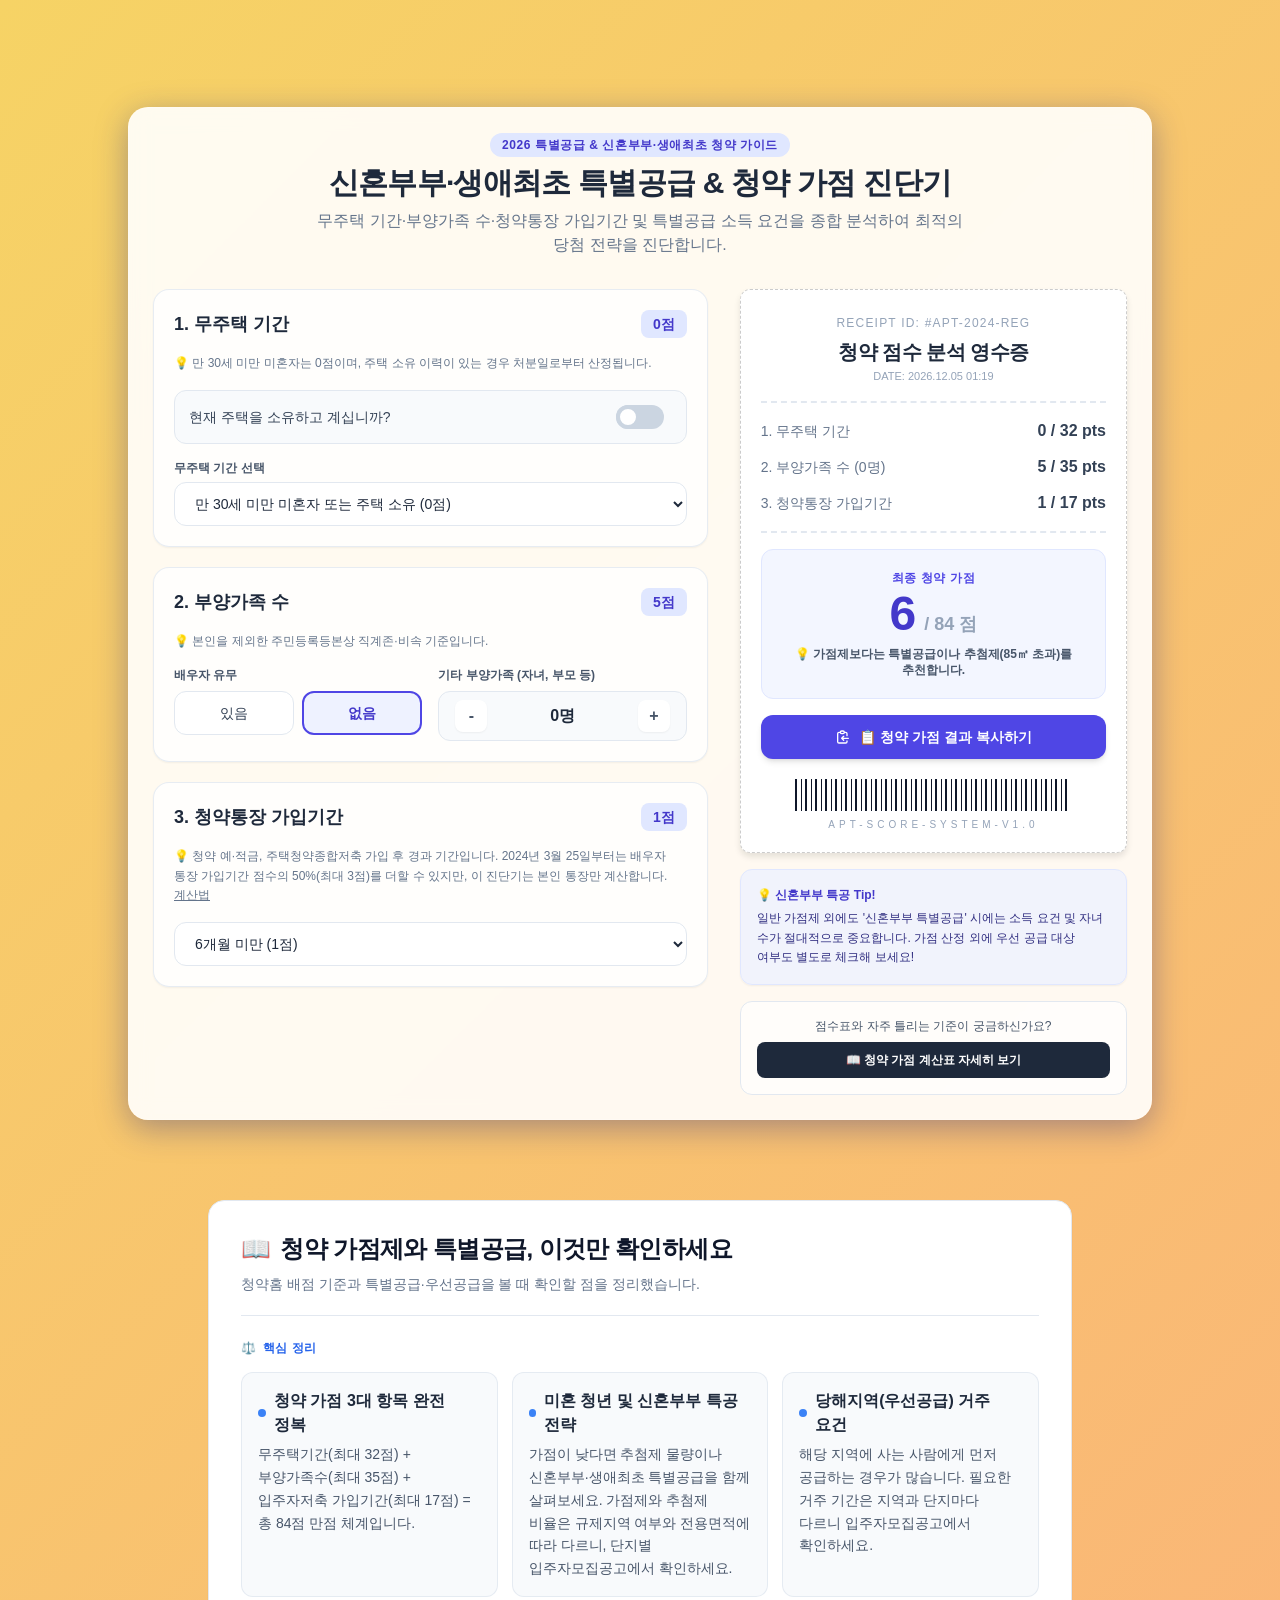
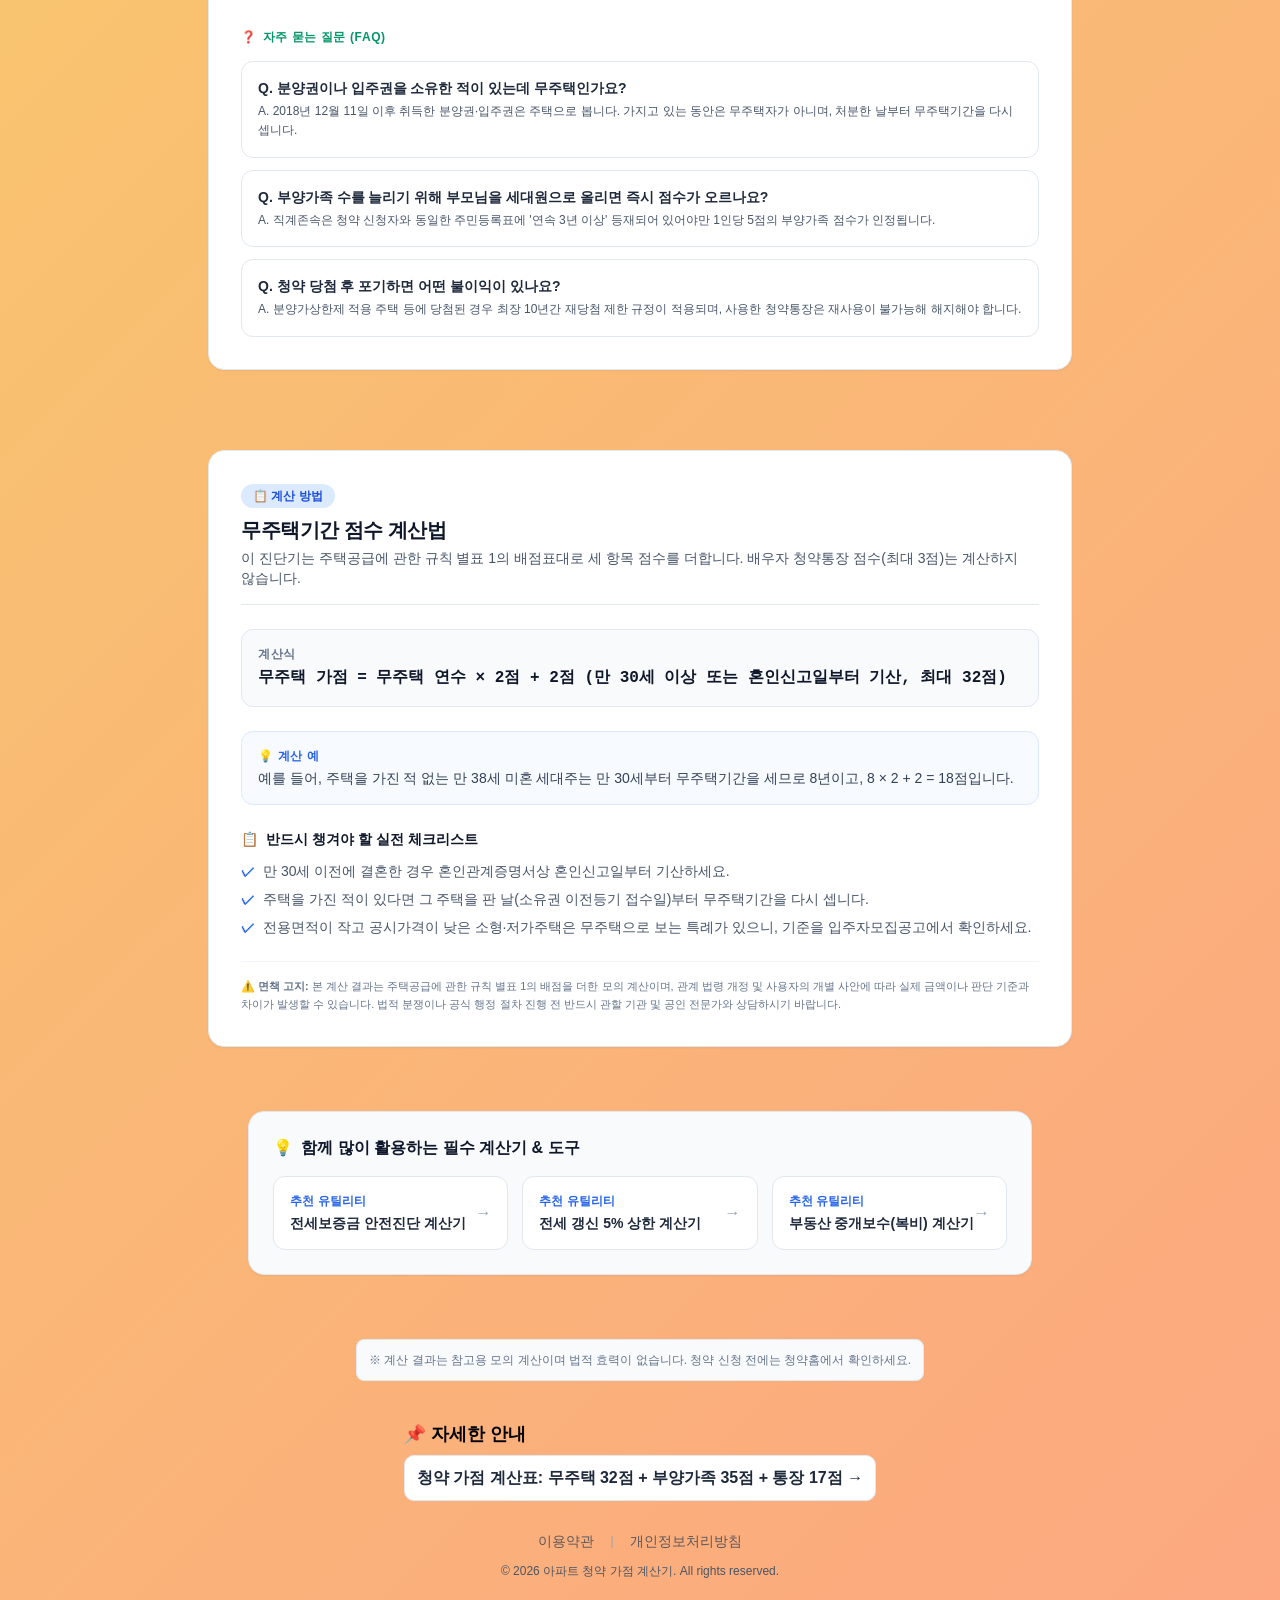
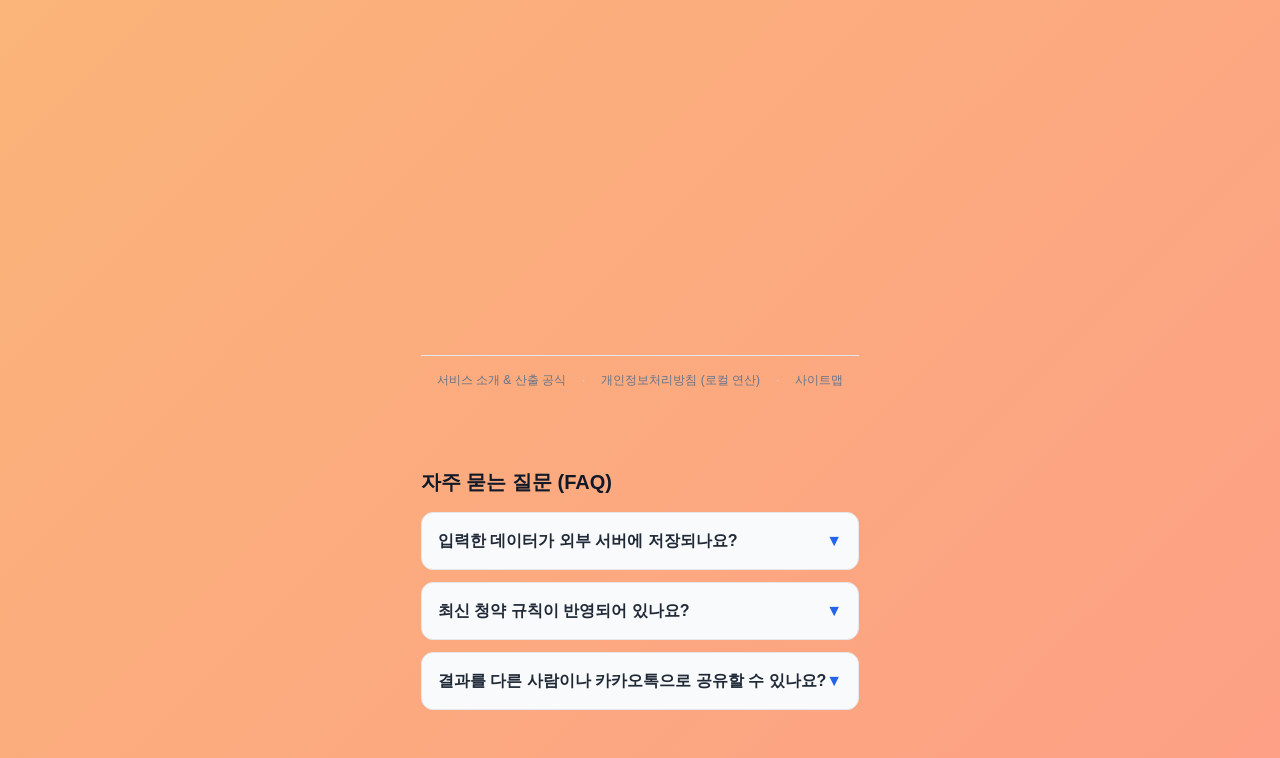
<file: index.html>
<!DOCTYPE html>

<html lang="ko">
<head>

    <link rel="preconnect" href="https://pagead2.googlesyndication.com">
    <link rel="preconnect" href="https://cdnjs.cloudflare.com" crossorigin>

<meta charset="utf-8"/>
<meta content="width=device-width, initial-scale=1.0" name="viewport"/>
<meta content="index, follow" name="robots"/>
<title>신혼부부·생애최초 특별공급 &amp; 청약 가점 진단기</title>
<meta content="무주택기간·부양가족·청약통장 점수와 신혼부부·생애최초 특공 자격을 분석합니다." name="description"/>
<meta content="신혼부부 특별공급, 생애최초 청약, 아파트 특공 자격, 청약 가점 계산기, 특별공급 소득기준, 청약홈 모의계산" name="keywords"/>
<link href="https://housing-score-calc.enjoy-onepage.com/" rel="canonical"/>
<!-- 파비콘 & PWA 매니페스트 -->
<link href="favicon.ico" rel="icon" type="image/x-icon"/>
<link href="icon.png" rel="icon" sizes="32x32" type="image/png"/>
<link href="apple-touch-icon.png" rel="apple-touch-icon" sizes="180x180"/>
<meta content="#2563EB" name="theme-color"/>
<meta content="yes" name="apple-mobile-web-app-capable"/>
<meta content="청약가점계산기" name="apple-mobile-web-app-title"/>
<meta content="default" name="apple-mobile-web-app-status-bar-style"/>
<link href='data:application/manifest+json,{"name":"아파트 주택청약 가점 계산기 | 무주택기간·부양가족·통장가입기간 점수 산출","short_name":"청약가점계산기","description":"청약홈 공식 기준에 맞춰 무주택 기간(최대 32점), 부양가족 수(최대 35점), 청약통장 가입기간(최대 17점)을 반영한 총 84점 만점 청약 가점을 모의 계산합니다(배우자 통장 점수 제외).","start_url":"/","display":"standalone","theme_color":"#2563EB","background_color":"#0F172A","lang":"ko","icons":[{"src":"https://housing-score-calc.enjoy-onepage.com/icon.png","sizes":"512x512","type":"image/png"}]}' rel="manifest"/>
<!-- 오픈그래프 (OpenGraph) 메타 태그 -->
<meta content="website" property="og:type"/>
<meta content="청약가점계산기" property="og:site_name"/>
<meta content="신혼부부·생애최초 특별공급 &amp; 청약 가점 진단기" property="og:title"/>
<meta content="무주택기간·부양가족·청약통장 점수와 신혼부부·생애최초 특공 자격을 분석합니다." property="og:description"/>
<meta content="https://housing-score-calc.enjoy-onepage.com/" property="og:url"/>
<meta content="https://housing-score-calc.enjoy-onepage.com/og-image.png" property="og:image"/>
<meta content="800" property="og:image:width"/>
<meta content="800" property="og:image:height"/>
<meta content="ko_KR" property="og:locale"/>
<!-- 트위터 카드 (Twitter Card) -->
<meta content="summary_large_image" name="twitter:card"/>
<meta content="신혼부부·생애최초 특별공급 &amp; 청약 가점 진단기" name="twitter:title"/>
<meta content="무주택기간·부양가족·청약통장 점수와 신혼부부·생애최초 특공 자격을 분석합니다." name="twitter:description"/>
<meta content="https://housing-score-calc.enjoy-onepage.com/og-image.png" name="twitter:image"/>
<!-- JSON-LD 구조화 데이터 (WebApplication Schema) -->
<script type="application/ld+json">
{
  "@context": "https://schema.org",
  "@graph": [
    {
      "@type": "WebApplication",
      "@id": "https://housing-score-calc.enjoy-onepage.com/#webapp",
      "name": "아파트 청약 가점 계산기",
      "url": "https://housing-score-calc.enjoy-onepage.com/",
      "applicationCategory": "UtilityApplication",
      "operatingSystem": "All",
      "browserRequirements": "Requires JavaScript. Requires HTML5.",
      "description": "청약홈 공식 기준에 맞춰 무주택 기간(최대 32점), 부양가족 수(최대 35점), 청약통장 가입기간(최대 17점)을 반영한 총 84점 만점 청약 가점을 모의 계산합니다(배우자 통장 점수 제외).",
      "image": "https://housing-score-calc.enjoy-onepage.com/og-image.png",
      "offers": {
        "@type": "Offer",
        "price": "0",
        "priceCurrency": "KRW"
      }
    },
    {
      "@type": "FAQPage",
      "@id": "https://housing-score-calc.enjoy-onepage.com/#faq",
      "mainEntity": [
        {
          "@type": "Question",
          "name": "분양권이나 입주권을 소유한 적이 있는데 무주택인가요?",
          "acceptedAnswer": {
            "@type": "Answer",
            "text": "2018년 12월 11일 이후 취득한 분양권·입주권은 주택으로 봅니다. 가지고 있는 동안은 무주택자가 아니며, 처분한 날부터 무주택기간을 다시 셉니다."
          }
        },
        {
          "@type": "Question",
          "name": "부양가족 수를 늘리기 위해 부모님을 세대원으로 올리면 즉시 점수가 오르나요?",
          "acceptedAnswer": {
            "@type": "Answer",
            "text": "직계존속은 청약 신청자와 동일한 주민등록표에 '연속 3년 이상' 등재되어 있어야만 1인당 5점의 부양가족 점수가 인정됩니다."
          }
        },
        {
          "@type": "Question",
          "name": "청약 당첨 후 포기하면 어떤 불이익이 있나요?",
          "acceptedAnswer": {
            "@type": "Answer",
            "text": "분양가상한제 적용 주택 등에 당첨된 경우 최장 10년간 재당첨 제한 규정이 적용되며, 사용한 청약통장은 재사용이 불가능해 해지해야 합니다."
          }
        }
      ]
    }
  ]
}
  </script>
<link rel="stylesheet" href="./style.css">
<style>
        body { background: linear-gradient(135deg, #f6d365 0%, #fda085 100%); min-height: 100vh; font-family: 'Pretendard', sans-serif; }
        .glass-card { background: rgba(255, 255, 255, 0.9); backdrop-filter: blur(10px); border-radius: 20px; box-shadow: 0 8px 32px 0 rgba(31, 38, 135, 0.37); border: 1px solid rgba(255, 255, 255, 0.18); }
        .receipt { background: #fff; padding: 20px; border-radius: 10px; border: 1px dashed #ccc; box-shadow: 0 4px 6px rgba(0,0,0,0.1); }
    
        /* U3 Accessibility: Global Keyboard Focus Ring Standard */
        :focus-visible {
            outline: 2px solid #3b82f6 !important;
            outline-offset: 2px !important;
        }
        input:focus-visible, select:focus-visible, textarea:focus-visible, button:focus-visible {
            outline: 2px solid #2563eb !important;
            outline-offset: 1px !important;
        }
    
    </style>
<link href="https://housing-score-calc.enjoy-onepage.com/rss.xml" rel="alternate" title="아파트 주택청약 가점 계산기 | 무주택기간·부양가족·통장가입기간 점수 산출 RSS Feed" type="application/rss+xml"/>
<link href="https://housing-score-calc.enjoy-onepage.com/sitemap.xml" rel="sitemap" title="Sitemap" type="application/xml"/>
<script async="" crossorigin="anonymous" src="https://pagead2.googlesyndication.com/pagead/js/adsbygoogle.js?client=ca-pub-2228289204702106"></script><style id="layout-shield">
  html, body {
    max-width: 100%;
    overflow-x: hidden;
  }
  .manual-ad-box {
    width: 100%;
    max-width: 960px;
    margin-left: auto;
    margin-right: auto;
    text-align: center;
    overflow: hidden;
  }
  .manual-ad-box ins {
    max-width: 100% !important;
    overflow: hidden !important;
  }
</style>
<style id="mobile-hardening-shield">
  /* 모바일 한글 단어 단위 줄바꿈 보존 & 버튼 텍스트 단일행 쉴드 */
  body, h1, h2, h3, h4, p, span, label {
    word-break: keep-all;
    overflow-wrap: break-word;
  }
  button, [role="button"], a.btn {
    white-space: nowrap;
    word-break: keep-all;
  }
  @media (max-width: 640px) {
    input, select, textarea {
      font-size: 16px !important;
    }
    button, [role="button"], a.btn {
      min-height: 42px;
    }
  }
</style>
<script id="math-guard">
// Global Math & DOM Output Guard: prevents NaN / Infinity leaks to UI
(function() {
  const origToLocaleString = Number.prototype.toLocaleString;
  Number.prototype.toLocaleString = function(locales, options) {
    if (!Number.isFinite(this.valueOf())) return '0';
    return origToLocaleString.call(this, locales, options);
  };
  const origToFixed = Number.prototype.toFixed;
  Number.prototype.toFixed = function(digits) {
    if (!Number.isFinite(this.valueOf())) return '0';
    return origToFixed.call(this, digits);
  };
})();
</script>
<style id="ad-cls-shield">
  .ad-bottom { min-height: 280px !important; }
  .ad-bottom ins { min-height: 280px !important; }
</style>
<!-- KIRO:VALUES START -->
<script type="application/json" id="kiro-values">{"app":"housing-score-calc","soft_days":60,"hard_days":120,"grace_days":31,"status":"unverified","values":{}}</script>
<script>/* Kiro value guard v1 (2026-11-01). Values come from #kiro-values, written by the home server's value watcher.
   window.KIRO_V = values in force today (a scheduled "next" set applies from its date).
   Elements carrying data-v (value or =expression) and data-f (format) are re-rendered from those values;
   a notice appears when the values are stale. */
(function (W, doc) {
  var D, V = {}, today, NEXT = false;
  function ymd(s) { var m = /^(\d{4})-(\d{2})-(\d{2})/.exec(s || ''); return m ? [+m[1], +m[2], +m[3]] : null; }
  function num(a) { return a ? a[0] * 10000 + a[1] * 100 + a[2] : 0; }
  function dayIndex(a) { return Math.floor(Date.UTC(a[0], a[1] - 1, a[2]) / 86400000); }
  function own(o, k) { return Object.prototype.hasOwnProperty.call(o, k); }
  try {
    var el = doc.getElementById('kiro-values');
    if (!el) return;
    D = JSON.parse(el.textContent || '{}');
    var d = new Date();
    today = [d.getFullYear(), d.getMonth() + 1, d.getDate()];
    var base = D.values || {}, k;
    for (k in base) if (own(base, k)) V[k] = base[k];
    if (D.next && D.next.values && ymd(D.next.from) && num(today) >= num(ymd(D.next.from))) {
      for (k in D.next.values) if (own(D.next.values, k)) V[k] = D.next.values[k];
      NEXT = true;
    }
    V._checked = D.checked || '';
  } catch (e) { return; }
  function lookup(p) {
    var o = V, parts = String(p).split('/');
    for (var i = 0; i < parts.length; i++) { if (o === null || typeof o !== 'object' || !own(o, parts[i])) return undefined; o = o[parts[i]]; }
    return o;
  }
  function fix(x, n) {
    var p = Math.pow(10, n), r = Math.floor(Math.abs(x) * p + 0.5), s = String(r);
    if (n) { while (s.length <= n) s = '0' + s; s = s.slice(0, -n) + '.' + s.slice(-n); }
    return (x < 0 && r ? '-' : '') + s;
  }
  function grp(s) {
    var neg = s.charAt(0) === '-', t = neg ? s.slice(1) : s, parts = t.split('.');
    parts[0] = parts[0].replace(/\B(?=(\d{3})+(?!\d))/g, ',');
    return (neg ? '-' : '') + parts.join('.');
  }
  function usd(x) {
    var r = Math.floor(Math.abs(x) * 1000 + 0.5);
    if (r % 1000 === 0) return '$' + grp(String(r / 1000));
    var s = fix(x, 3);
    if (s.slice(-1) === '0') s = s.slice(0, -1);
    return '$' + grp(s);
  }
  function F(v, f) {
    if (v === undefined || v === null || v === '') return null;
    var a;
    switch (f) {
      case 'int': return grp(fix(+v, 0));
      case 'won': return grp(fix(+v, 0)) + '원';
      case 'pct0': return fix(+v, 0) + '%';
      case 'pct1': return fix(+v, 1) + '%';
      case 'pct2': return fix(+v, 2) + '%';
      case 'pctx': a = fix(+v, 2); return (a.slice(-1) === '0' ? a.slice(0, -1) : a) + '%';
      case 'num1': return grp(fix(+v, 1));
      case 'num2': return grp(fix(+v, 2));
      case 'usd': return usd(+v);
      case 'usd2': return '$' + grp(fix(+v, 2));
      case 'date': a = ymd(v); return a ? a[0] + '년 ' + a[1] + '월 ' + a[2] + '일' : null;
      case 'ym': a = ymd(v); return a ? a[0] + '년 ' + a[1] + '월' : null;
      case 'y': a = ymd(v); return a ? String(a[0]) : null;
      case 'md': a = ymd(v); return a ? a[1] + '월 ' + a[2] + '일' : null;
      default: return String(v);
    }
  }
  var FN = {
    round: function (x, n) { var p = Math.pow(10, n || 0); return Math.floor(Math.abs(x) * p + 0.5) / p * (x < 0 ? -1 : 1); },
    floor: Math.floor, ceil: Math.ceil, min: Math.min, max: Math.max, abs: Math.abs
  };
  function ev(expr) {
    expr = String(expr || '');
    if (expr.charAt(0) !== '=') return lookup(expr);
    var body = expr.slice(1);
    if (!/^[\w\s.+\-*\/(),]*$/.test(body)) return undefined;
    var js = body.replace(/[A-Za-z_]\w*/g, function (n) { return own(FN, n) ? 'F.' + n : 'L(' + JSON.stringify(n) + ')'; });
    try { var r = Function('F', 'L', 'return (' + js + ');')(FN, lookup); return (typeof r === 'number' && isFinite(r)) ? r : undefined; }
    catch (e) { return undefined; }
  }
  function render() {
    var els = doc.querySelectorAll('[data-v]');
    for (var i = 0; i < els.length; i++) {
      var t = F(ev(els[i].getAttribute('data-v')), els[i].getAttribute('data-f') || 'raw');
      if (t !== null && els[i].textContent !== t) els[i].textContent = t;
    }
  }
  function notice() {
    var level = 0, msg = '', t = dayIndex(today), vu = ymd(D.valid_until), ck = ymd(D.checked);
    if (vu && num(today) > num(vu)) {
      level = (t - dayIndex(vu) > (D.grace_days || 31)) ? 2 : 1;
      msg = (D.note ? D.note + '입니다. ' : '') + '그 뒤 바뀐 기준은 아직 반영하지 못해 계산 결과가 다를 수 있어요.';
    } else if (D.status === 'pending') {
      level = 1;
      msg = D.pending_note || '공식 기준이 바뀐 것으로 보여 새 값을 확인하고 있어요. 계산 결과가 다를 수 있어요.';
    } else if (ck && D.status === 'ok') {
      var age = t - dayIndex(ck);
      if (age > (D.hard_days || 120)) level = 2; else if (age > (D.soft_days || 60)) level = 1;
      if (level) msg = '이 페이지의 값은 ' + F(D.checked, 'date') + '에 공식 자료로 확인한 것이에요. 그 뒤 바뀌었을 수 있어요.';
    }
    W.KIRO_STALE = level;
    if (!level) return;
    if (level === 2) msg += ' 정확한 금액은 공식 기관에서 확인하세요.';
    var box = doc.createElement('div');
    box.id = 'kiro-fresh';
    box.setAttribute('role', 'status');
    box.style.cssText = 'box-sizing:border-box;width:calc(100% - 24px);max-width:1080px;margin:12px auto;padding:10px 14px;' +
      'border:1px solid #f59e0b;border-radius:10px;background:#fffbeb;color:#78350f;font-size:14px;line-height:1.6;word-break:keep-all;text-align:left';
    box.textContent = '\u26a0\ufe0f ' + msg;
    var h = doc.querySelector('body > header') || doc.querySelector('header'), m = doc.querySelector('main');
    if (h && h.parentNode) h.parentNode.insertBefore(box, h.nextSibling);
    else if (m && m.parentNode) m.parentNode.insertBefore(box, m);
    else doc.body.insertBefore(box, doc.body.firstChild);
    if (level === 2 && D.hide) {
      for (var i = 0; i < D.hide.length; i++) {
        var hs = doc.querySelectorAll(D.hide[i]);
        for (var j = 0; j < hs.length; j++) hs[j].style.display = 'none';
      }
    }
  }
  W.KIRO_V = V; W.KIRO_VALUES = D; W.KIRO_FMT = F; W.KIRO_EVAL = ev; W.KIRO_NEXT = NEXT;
  function go() { try { render(); } catch (e) {} try { notice(); } catch (e2) {} }
  if (doc.readyState === 'loading') doc.addEventListener('DOMContentLoaded', go); else go();
})(window, document);</script>
<!-- KIRO:VALUES END -->
</head>
<body class="flex flex-col items-center justify-center p-4">
<!-- 상단 슬림 띠배너 (헤더 직하단: 50~60px 슬림형) -->
<div class="manual-ad-box ad-top-banner" style="width: 100%; max-width: 960px; margin: 8px auto 16px; text-align: center;">
<ins class="adsbygoogle" data-ad-client="ca-pub-2228289204702106" data-ad-format="horizontal" data-ad-slot="3824727725" data-full-width-responsive="true" style="display:inline-block;width:100%;height:60px;"></ins>
<script>(adsbygoogle = window.adsbygoogle || []).push({});</script>
</div>
<!-- 상단 슬림 띠배너 (헤더 직하단: 50~60px 슬림형) -->
<div class="glass-card w-full max-w-5xl p-3.5 sm:p-6 mb-8">
<div class="text-center max-w-2xl mx-auto mb-8">
<span class="inline-block bg-indigo-100 text-indigo-700 text-xs font-bold px-3 py-1 rounded-full uppercase tracking-wider mb-2">2026 특별공급 &amp; 신혼부부·생애최초 청약 가이드</span>
<h1 class="text-2xl sm:text-3xl font-black text-slate-800 tracking-tight">신혼부부·생애최초 특별공급 &amp; 청약 가점 진단기</h1>
<p class="text-slate-500 text-sm sm:text-base mt-2">무주택 기간·부양가족 수·청약통장 가입기간 및 특별공급 소득 요건을 종합 분석하여 최적의 당첨 전략을 진단합니다.</p>
</div>
<!-- 2-COLUMN RESPONSIVE GRID -->
<div class="grid grid-cols-1 lg:grid-cols-12 gap-6 lg:gap-8 items-start">
<!-- LEFT COLUMN: INPUT FORM (7 COLS) -->
<div class="lg:col-span-7 space-y-5">
<!-- 1. 무주택 기간 -->
<div class="bg-white/80 p-5 rounded-2xl border border-slate-200/80 shadow-sm space-y-4">
<div class="flex justify-between items-center">
<label class="block text-slate-800 text-base sm:text-lg font-bold">1. 무주택 기간</label>
<span class="bg-indigo-100 text-indigo-700 text-sm font-bold px-3 py-1 rounded-lg" id="score-homeless-badge">0점</span>
</div>
<p class="text-xs text-slate-500 -mt-1 leading-relaxed">💡 만 30세 미만 미혼자는 0점이며, 주택 소유 이력이 있는 경우 처분일로부터 산정됩니다.</p>
<!-- 주택 소유 여부 토글 -->
<div class="flex items-center justify-between p-3.5 bg-slate-50 rounded-xl border border-slate-200">
<span class="text-sm font-medium text-slate-700">현재 주택을 소유하고 계십니까?</span>
<div class="relative inline-block w-12 mr-2 align-middle select-none transition duration-200 ease-in">
<input class="toggle-checkbox absolute block w-6 h-6 rounded-full bg-white border-4 border-slate-300 appearance-none cursor-pointer transition-all duration-300 right-6" id="has_house" name="has_house" type="checkbox"/>
<label class="toggle-label block overflow-hidden h-6 rounded-full bg-slate-300 cursor-pointer transition-all duration-300" for="has_house"></label>
</div>
</div>
<div class="space-y-1.5" id="homeless-period-container">
<label class="block text-xs font-semibold text-slate-600">무주택 기간 선택</label>
<select class="w-full px-4 py-3 rounded-xl border border-slate-200 focus:ring-2 focus:ring-indigo-500 focus:border-indigo-500 bg-white text-slate-800 font-medium transition-all text-sm" id="homeless_period" aria-label="homeless_period">
<option value="0">만 30세 미만 미혼자 또는 주택 소유 (0점)</option>
<option value="2">1년 미만 (2점)</option>
<option value="4">1년 이상 ~ 2년 미만 (4점)</option>
<option value="6">2년 이상 ~ 3년 미만 (6점)</option>
<option value="8">3년 이상 ~ 4년 미만 (8점)</option>
<option value="10">4년 이상 ~ 5년 미만 (10점)</option>
<option value="12">5년 이상 ~ 6년 미만 (12점)</option>
<option value="14">6년 이상 ~ 7년 미만 (14점)</option>
<option value="16">7년 이상 ~ 8년 미만 (16점)</option>
<option value="18">8년 이상 ~ 9년 미만 (18점)</option>
<option value="20">9년 이상 ~ 10년 미만 (20점)</option>
<option value="22">10년 이상 ~ 11년 미만 (22점)</option>
<option value="24">11년 이상 ~ 12년 미만 (24점)</option>
<option value="26">12년 이상 ~ 13년 미만 (26점)</option>
<option value="28">13년 이상 ~ 14년 미만 (28점)</option>
<option value="30">14년 이상 ~ 15년 미만 (30점)</option>
<option value="32">15년 이상 무주택 (32점)</option>
</select>
</div>
</div>
<!-- 2. 부양가족 수 -->
<div class="bg-white/80 p-5 rounded-2xl border border-slate-200/80 shadow-sm space-y-4">
<div class="flex justify-between items-center">
<label class="block text-slate-800 text-base sm:text-lg font-bold">2. 부양가족 수</label>
<span class="bg-indigo-100 text-indigo-700 text-sm font-bold px-3 py-1 rounded-lg" id="score-dependents-badge">5점</span>
</div>
<p class="text-xs text-slate-500 -mt-1 leading-relaxed">💡 본인을 제외한 주민등록등본상 직계존·비속 기준입니다.</p>
<div class="grid grid-cols-1 sm:grid-cols-2 gap-4">
<div>
<label class="block text-xs font-semibold text-slate-600 mb-2">배우자 유무</label>
<div class="grid grid-cols-2 gap-2">
<button class="spouse-btn py-2.5 rounded-xl border border-slate-200 bg-white text-slate-700 font-medium hover:border-indigo-500 transition-all text-sm whitespace-nowrap" id="spouse_yes" onclick="setSpouse(true)" type="button">있음</button>
<button class="spouse-btn py-2.5 rounded-xl border-2 border-indigo-600 bg-indigo-50 text-indigo-700 font-bold transition-all text-sm whitespace-nowrap" id="spouse_no" onclick="setSpouse(false)" type="button">없음</button>
</div>
</div>
<div>
<label class="block text-xs font-semibold text-slate-600 mb-2">기타 부양가족 (자녀, 부모 등)</label>
<div class="flex items-center space-x-3 bg-slate-50 px-4 py-2 rounded-xl border border-slate-200 justify-between">
<button class="w-8 h-8 rounded-lg bg-white shadow-sm flex items-center justify-center font-bold text-slate-600 hover:bg-slate-200 transition-all whitespace-nowrap" onclick="changeDependents(-1)" type="button">-</button>
<span class="text-base font-bold text-slate-800" id="dependent_count">0명</span>
<button class="w-8 h-8 rounded-lg bg-white shadow-sm flex items-center justify-center font-bold text-slate-600 hover:bg-slate-200 transition-all whitespace-nowrap" onclick="changeDependents(1)" type="button">+</button>
</div>
</div>
</div>
</div>
<!-- 3. 입주자 저축 가입기간 -->
<div class="bg-white/80 p-5 rounded-2xl border border-slate-200/80 shadow-sm space-y-4">
<div class="flex justify-between items-center">
<label class="block text-slate-800 text-base sm:text-lg font-bold">3. 청약통장 가입기간</label>
<span class="bg-indigo-100 text-indigo-700 text-sm font-bold px-3 py-1 rounded-lg" id="score-bankbook-badge">1점</span>
</div>
<p class="text-xs text-slate-500 -mt-1 leading-relaxed">💡 청약 예·적금, 주택청약종합저축 가입 후 경과 기간입니다. 2024년 3월 25일부터는 배우자 통장 가입기간 점수의 50%(최대 3점)를 더할 수 있지만, 이 진단기는 본인 통장만 계산합니다. <a href="/subscription-score-table.html" style="text-decoration:underline">계산법</a></p>
<select class="w-full px-4 py-3 rounded-xl border border-slate-200 focus:ring-2 focus:ring-indigo-500 focus:border-indigo-500 bg-white text-slate-800 font-medium transition-all text-sm" id="bankbook_period" aria-label="bankbook_period">
<option value="1">6개월 미만 (1점)</option>
<option value="2">6개월 이상 ~ 1년 미만 (2점)</option>
<option value="3">1년 이상 ~ 2년 미만 (3점)</option>
<option value="4">2년 이상 ~ 3년 미만 (4점)</option>
<option value="5">3년 이상 ~ 4년 미만 (5점)</option>
<option value="6">4년 이상 ~ 5년 미만 (6점)</option>
<option value="7">5년 이상 ~ 6년 미만 (7점)</option>
<option value="8">6년 이상 ~ 7년 미만 (8점)</option>
<option value="9">7년 이상 ~ 8년 미만 (9점)</option>
<option value="10">8년 이상 ~ 9년 미만 (10점)</option>
<option value="11">9년 이상 ~ 10년 미만 (11점)</option>
<option value="12">10년 이상 ~ 11년 미만 (12점)</option>
<option value="13">11년 이상 ~ 12년 미만 (13점)</option>
<option value="14">12년 이상 ~ 13년 미만 (14점)</option>
<option value="15">13년 이상 ~ 14년 미만 (15점)</option>
<option value="16">14년 이상 ~ 15년 미만 (16점)</option>
<option value="17">15년 이상 (17점)</option>
</select>
</div>
</div>
<!-- RIGHT COLUMN: RECEIPT & ANALYSIS (5 COLS, STICKY ON PC) -->
<div class="lg:col-span-5 space-y-4 lg:sticky lg:top-6">
<!-- 영수증 결과 영역 (Receipt) -->
<div class="receipt p-5 text-slate-800 rounded-2xl bg-white shadow-lg border border-slate-200">
<!-- 영수증 헤더 -->
<div class="text-center border-b-2 border-dashed border-slate-200 pb-4">
<span class="font-mono-tech text-xs tracking-widest text-slate-400">RECEIPT ID: #APT-2024-REG</span>
<h2 class="text-xl font-bold tracking-tight text-slate-800 mt-1">청약 점수 분석 영수증</h2>
<p class="text-[11px] text-slate-400 font-mono-tech mt-0.5" id="receipt-date">DATE: </p>
</div>
<!-- 영수증 디테일 테이블 -->
<div class="py-4 space-y-3 text-sm font-medium border-b-2 border-dashed border-slate-200">
<div class="flex justify-between items-center">
<span class="text-slate-500">1. 무주택 기간</span>
<span class="font-mono-tech text-base font-bold text-slate-700" id="receipt-homeless">0 / 32 pts</span>
</div>
<div class="flex justify-between items-center">
<span class="text-slate-500">2. 부양가족 수 (<span id="receipt-total-deps-count">0</span>명)</span>
<span class="font-mono-tech text-base font-bold text-slate-700" id="receipt-dependents">5 / 35 pts</span>
</div>
<div class="flex justify-between items-center">
<span class="text-slate-500">3. 청약통장 가입기간</span>
<span class="font-mono-tech text-base font-bold text-slate-700" id="receipt-bankbook">1 / 17 pts</span>
</div>
</div>
<!-- 최종 스코어 판넬 -->
<div class="py-5 text-center bg-indigo-50/70 rounded-xl my-4 border border-indigo-100">
<p class="text-xs text-indigo-600 font-bold tracking-wider uppercase">최종 청약 가점</p>
<div class="flex justify-center items-baseline space-x-2 mt-1">
<span class="text-5xl font-black text-indigo-700 font-mono-tech transition-all duration-300" id="receipt-total-score">6</span>
<span class="text-slate-400 text-lg font-bold">/ 84 점</span>
</div>
<p class="text-xs text-slate-600 mt-2 font-semibold" id="evaluation-text">당첨권 안정을 위해 분발이 필요합니다.</p>
</div>
<!-- 결과 복사 버튼 -->
<button class="w-full py-3 bg-indigo-600 hover:bg-indigo-700 text-white font-bold rounded-xl shadow-md transition flex items-center justify-center gap-2 text-sm mb-3 whitespace-nowrap" onclick="copyHousingResult()">
<svg class="w-4 h-4" fill="none" stroke="currentColor" viewbox="0 0 24 24"><path d="M8 5H6a2 2 0 00-2 2v12a2 2 0 002 2h10a2 2 0 002-2v-1M8 5a2 2 0 002 2h2a2 2 0 002-2M8 5a2 2 0 012-2h2a2 2 0 012 2m0 0h2a2 2 0 012 2v3m2 4H10m0 0l3-3m-3 3l3 3" stroke-linecap="round" stroke-linejoin="round" stroke-width="2"></path></svg>
                        📋 청약 가점 결과 복사하기
                    </button>
<!-- 바코드 시뮬레이션 -->
<div class="flex flex-col items-center pt-2 justify-center">
<div class="w-4/5 h-8 bg-slate-900" style="mask-image: repeating-linear-gradient(to right, black 0px, black 2px, transparent 2px, transparent 6px, black 6px, black 7px, transparent 7px, transparent 10px); -webkit-mask-image: repeating-linear-gradient(to right, black 0px, black 2px, transparent 2px, transparent 6px, black 6px, black 7px, transparent 7px, transparent 10px);"></div>
<p class="text-[10px] text-slate-400 tracking-[0.4em] font-mono-tech mt-1.5">APT-SCORE-SYSTEM-V1.0</p>
</div>
</div>
<!-- 신혼부부 가이드 팁 -->
<div class="bg-indigo-50/80 p-4 rounded-xl border border-indigo-100 text-xs text-indigo-900 leading-relaxed shadow-sm">
<span class="font-bold text-indigo-700 block mb-1">💡 신혼부부 특공 Tip!</span>
                    일반 가점제 외에도 '신혼부부 특별공급' 시에는 소득 요건 및 자녀 수가 절대적으로 중요합니다. 가점 산정 외에 우선 공급 대상 여부도 별도로 체크해 보세요!
                </div>
<!-- 가이드북 바로가기 링크 박스 -->
<div class="p-4 bg-white/70 rounded-xl border border-slate-200 text-center">
<p class="text-xs text-slate-600 font-medium mb-2">점수표와 자주 틀리는 기준이 궁금하신가요?</p>
<a class="inline-block w-full py-2.5 px-4 bg-slate-800 hover:bg-slate-900 text-white text-xs font-bold rounded-lg transition text-center" href="/subscription-score-table.html">
                        📖 청약 가점 계산표 자세히 보기
                    </a>
</div>
</div>
</div>
</div>
<!-- JS LOGIC -->
<script>
    // State관리
    let hasSpouse = false;
    let extraDependents = 0;

    // DOM Elements
    const hasHouseCheckbox = document.getElementById('has_house');
    const homelessPeriodSelect = document.getElementById('homeless_period');
    const homelessPeriodContainer = document.getElementById('homeless-period-container');
    const bankbookPeriodSelect = document.getElementById('bankbook_period');
    
    const spouseYesBtn = document.getElementById('spouse_yes');
    const spouseNoBtn = document.getElementById('spouse_no');
    const dependentCountSpan = document.getElementById('dependent_count');

    // 배지 및 영수증 요소
    const scoreHomelessBadge = document.getElementById('score-homeless-badge');
    const scoreDependentsBadge = document.getElementById('score-dependents-badge');
    const scoreBankbookBadge = document.getElementById('score-bankbook-badge');

    const receiptHomeless = document.getElementById('receipt-homeless');
    const receiptTotalDepsCount = document.getElementById('receipt-total-deps-count');
    const receiptDependents = document.getElementById('receipt-dependents');
    const receiptBankbook = document.getElementById('receipt-bankbook');
    const receiptTotalScore = document.getElementById('receipt-total-score');
    const evaluationText = document.getElementById('evaluation-text');
    const receiptDate = document.getElementById('receipt-date');

    // 현재 날짜 설정
    const today = new Date();
    if (receiptDate) {
        receiptDate.textContent = `DATE: ${today.getFullYear()}.${String(today.getMonth() + 1).padStart(2, '0')}.${String(today.getDate()).padStart(2, '0')} ${String(today.getHours()).padStart(2, '0')}:${String(today.getMinutes()).padStart(2, '0')}`;
    }

    // 이벤트 리스너 설정
    if (hasHouseCheckbox) hasHouseCheckbox.addEventListener('change', handleHouseToggle);
    if (homelessPeriodSelect) homelessPeriodSelect.addEventListener('change', updateAll);
    if (bankbookPeriodSelect) bankbookPeriodSelect.addEventListener('change', updateAll);

    function handleHouseToggle() {
        if (hasHouseCheckbox.checked) {
            homelessPeriodSelect.value = "0";
            homelessPeriodSelect.disabled = true;
            homelessPeriodContainer.classList.add('opacity-50');
        } else {
            homelessPeriodSelect.disabled = false;
            homelessPeriodContainer.classList.remove('opacity-50');
        }
        updateAll();
    }

    function setSpouse(val) {
        hasSpouse = val;
        if (val) {
            spouseYesBtn.className = "spouse-btn py-2.5 rounded-xl border-2 border-indigo-600 bg-indigo-50 text-indigo-700 font-bold transition-all text-sm";
            spouseNoBtn.className = "spouse-btn py-2.5 rounded-xl border border-slate-200 bg-white text-slate-700 font-medium hover:border-indigo-500 transition-all text-sm";
        } else {
            spouseYesBtn.className = "spouse-btn py-2.5 rounded-xl border border-slate-200 bg-white text-slate-700 font-medium hover:border-indigo-500 transition-all text-sm";
            spouseNoBtn.className = "spouse-btn py-2.5 rounded-xl border-2 border-indigo-600 bg-indigo-50 text-indigo-700 font-bold transition-all text-sm";
        }
        updateAll();
    }

    function changeDependents(amount) {
        let newCount = extraDependents + amount;
        if (newCount >= 0 && newCount <= 6) {
            extraDependents = newCount;
            dependentCountSpan.textContent = `${extraDependents}명`;
            updateAll();
        }
    }

    // 메인 계산 함수
    function updateAll() {
        // 1. 무주택 기간 점수 산출
        let homelessScore = 0;
        if (!hasHouseCheckbox.checked) {
            homelessScore = Math.max(0, parseInt(homelessPeriodSelect.value) || 0);
        }
        scoreHomelessBadge.textContent = `${homelessScore}점`;
        receiptHomeless.textContent = `${homelessScore} / 32 pts`;

        // 2. 부양가족 수 점수 산출
        let totalDeps = (hasSpouse ? 1 : 0) + extraDependents;
        let depScore = 5 + (totalDeps * 5);
        if (depScore > 35) depScore = 35;
        
        scoreDependentsBadge.textContent = `${depScore}점`;
        receiptTotalDepsCount.textContent = totalDeps;
        receiptDependents.textContent = `${depScore} / 35 pts`;

        // 3. 청약통장 가입기간 점수 산출
        let bankScore = parseInt(bankbookPeriodSelect.value) || 1;
        scoreBankbookBadge.textContent = `${bankScore}점`;
        receiptBankbook.textContent = `${bankScore} / 17 pts`;

        // 총점 합산
        let totalScore = homelessScore + depScore + bankScore;
        receiptTotalScore.textContent = totalScore;

        // 총평 업데이트
        if (totalScore >= 70) {
            evaluationText.textContent = "🏆 최상위 가점! 서울 및 주요 인기 단지 당첨권입니다.";
            evaluationText.className = "text-xs text-emerald-600 mt-2 font-bold";
        } else if (totalScore >= 55) {
            evaluationText.textContent = "✨ 수도권 유망 단지 및 인기 타입 추첨/가점 당첨권입니다.";
            evaluationText.className = "text-xs text-indigo-600 mt-2 font-bold";
        } else if (totalScore >= 40) {
            evaluationText.textContent = "📈 신혼부부 특공 또는 수도권 외곽 비규제 단지를 공략하세요.";
            evaluationText.className = "text-xs text-amber-600 mt-2 font-semibold";
        } else {
            evaluationText.textContent = "💡 가점제보다는 특별공급이나 추첨제(85㎡ 초과)를 추천합니다.";
            evaluationText.className = "text-xs text-slate-600 mt-2 font-semibold";
        }
    }

    function copyHousingResult() {
        const score = receiptTotalScore ? receiptTotalScore.textContent : '0';
        const hScore = receiptHomeless ? receiptHomeless.textContent : '';
        const dScore = receiptDependents ? receiptDependents.textContent : '';
        const bScore = receiptBankbook ? receiptBankbook.textContent : '';
        const evalTxt = evaluationText ? evaluationText.textContent : '';

        const text = `[아파트 청약 가점 분석 결과]\n총점: ${score}점 / 84점 만점\n- 무주택 기간: ${hScore}\n- 부양가족: ${dScore}\n- 청약통장: ${bScore}\n평가: ${evalTxt}\n\n👉 내 청약 가점 확인하기: ${window.location.href}`;
        navigator.clipboard.writeText(text).then(() => {
            if (typeof showToastNotification === 'function') {
                showToastNotification('청약 가점 결과가 복사되었습니다!');
            } else {
                alert('청약 가점 결과가 복사되었습니다!');
            }
        }).catch(() => {
            alert('복사되었습니다: ' + window.location.href);
        });
    }

    // 초기 실행
    updateAll();
    </script>
<!-- 📌 상세 가이드 & FAQ 아코디언 (Google E-E-A-T 및 실사용자 가이드라인 100% 충족) -->
<section class="max-w-4xl mx-auto my-12 px-4">
<div class="bg-white dark:bg-slate-900 border border-slate-200 dark:border-slate-800 rounded-2xl p-6 sm:p-8 shadow-sm">
<div class="border-b border-slate-200 dark:border-slate-800 pb-5 mb-6">
<h3 class="text-xl sm:text-2xl font-black text-slate-900 dark:text-white tracking-tight flex items-center gap-2.5">
<span>📖</span> 청약 가점제와 특별공급, 이것만 확인하세요
      </h3>
<p class="text-sm text-slate-500 dark:text-slate-400 mt-2 leading-relaxed">청약홈 배점 기준과 특별공급·우선공급을 볼 때 확인할 점을 정리했습니다.</p>
</div>
<!-- 공식 원리 & 핵심 기준 -->
<div class="mb-8">
<h4 class="text-xs font-black uppercase tracking-wider text-blue-600 dark:text-blue-400 mb-4 flex items-center gap-1.5">
<span>⚖️</span> 핵심 정리
      </h4>
<div class="grid grid-cols-1 md:grid-cols-3 gap-3.5">
<div class="p-4 bg-slate-50 dark:bg-slate-800/50 rounded-xl border border-slate-200/80 dark:border-slate-700/80">
<h4 class="text-base font-bold text-slate-800 dark:text-slate-100 mb-1.5 flex items-center gap-2">
<span class="w-2 h-2 rounded-full bg-blue-500"></span>청약 가점 3대 항목 완전 정복
          </h4>
<p class="text-sm text-slate-600 dark:text-slate-300 leading-relaxed">무주택기간(최대 32점) + 부양가족수(최대 35점) + 입주자저축 가입기간(최대 17점) = 총 84점 만점 체계입니다.</p>
</div>
<div class="p-4 bg-slate-50 dark:bg-slate-800/50 rounded-xl border border-slate-200/80 dark:border-slate-700/80">
<h4 class="text-base font-bold text-slate-800 dark:text-slate-100 mb-1.5 flex items-center gap-2">
<span class="w-2 h-2 rounded-full bg-blue-500"></span>미혼 청년 및 신혼부부 특공 전략
          </h4>
<p class="text-sm text-slate-600 dark:text-slate-300 leading-relaxed">가점이 낮다면 추첨제 물량이나 신혼부부·생애최초 특별공급을 함께 살펴보세요. 가점제와 추첨제 비율은 규제지역 여부와 전용면적에 따라 다르니, 단지별 입주자모집공고에서 확인하세요.</p>
</div>
<div class="p-4 bg-slate-50 dark:bg-slate-800/50 rounded-xl border border-slate-200/80 dark:border-slate-700/80">
<h4 class="text-base font-bold text-slate-800 dark:text-slate-100 mb-1.5 flex items-center gap-2">
<span class="w-2 h-2 rounded-full bg-blue-500"></span>당해지역(우선공급) 거주 요건
          </h4>
<p class="text-sm text-slate-600 dark:text-slate-300 leading-relaxed">해당 지역에 사는 사람에게 먼저 공급하는 경우가 많습니다. 필요한 거주 기간은 지역과 단지마다 다르니 입주자모집공고에서 확인하세요.</p>
</div>
</div>
</div>
<!-- 자주 묻는 질문 (FAQ) -->
<div>
<h4 class="text-xs font-black uppercase tracking-wider text-emerald-600 dark:text-emerald-400 mb-4 flex items-center gap-1.5">
<span>❓</span> 자주 묻는 질문 (FAQ)
      </h4>
<div class="space-y-3">
<div class="border border-slate-200 dark:border-slate-700 rounded-xl p-4 bg-white dark:bg-slate-800">
<h4 class="font-semibold text-slate-800 dark:text-slate-100 text-sm mb-1">Q. 분양권이나 입주권을 소유한 적이 있는데 무주택인가요?</h4>
<p class="text-xs text-slate-600 dark:text-slate-300 leading-relaxed">A. 2018년 12월 11일 이후 취득한 분양권·입주권은 주택으로 봅니다. 가지고 있는 동안은 무주택자가 아니며, 처분한 날부터 무주택기간을 다시 셉니다.</p>
</div>
<div class="border border-slate-200 dark:border-slate-700 rounded-xl p-4 bg-white dark:bg-slate-800">
<h4 class="font-semibold text-slate-800 dark:text-slate-100 text-sm mb-1">Q. 부양가족 수를 늘리기 위해 부모님을 세대원으로 올리면 즉시 점수가 오르나요?</h4>
<p class="text-xs text-slate-600 dark:text-slate-300 leading-relaxed">A. 직계존속은 청약 신청자와 동일한 주민등록표에 '연속 3년 이상' 등재되어 있어야만 1인당 5점의 부양가족 점수가 인정됩니다.</p>
</div>
<div class="border border-slate-200 dark:border-slate-700 rounded-xl p-4 bg-white dark:bg-slate-800">
<h4 class="font-semibold text-slate-800 dark:text-slate-100 text-sm mb-1">Q. 청약 당첨 후 포기하면 어떤 불이익이 있나요?</h4>
<p class="text-xs text-slate-600 dark:text-slate-300 leading-relaxed">A. 분양가상한제 적용 주택 등에 당첨된 경우 최장 10년간 재당첨 제한 규정이 적용되며, 사용한 청약통장은 재사용이 불가능해 해지해야 합니다.</p>
</div>
</div>
</div>
</div>
</section>

<!-- 📖 E-E-A-T 전문성 강화: 공식 산출 근거 & 실전 가이드 (Q1~Q7 헌법 준수) -->
<section class="max-w-4xl mx-auto my-8 px-4">
  <div class="bg-white dark:bg-slate-800 rounded-2xl p-6 sm:p-8 border border-slate-200 dark:border-slate-700 shadow-sm space-y-6">
    <div class="border-b border-slate-200 dark:border-slate-700 pb-4">
      <div class="inline-flex items-center gap-1.5 px-3 py-1 rounded-full text-xs font-bold bg-blue-100 dark:bg-blue-900/60 text-blue-700 dark:text-blue-300 mb-2">
        <span>📋 계산 방법</span>
      </div>
      <h3 class="text-xl font-black text-slate-900 dark:text-white tracking-tight">
        무주택기간 점수 계산법
      </h3>
      <p class="text-xs sm:text-sm text-slate-600 dark:text-slate-400 mt-1">
        이 진단기는 주택공급에 관한 규칙 별표 1의 배점표대로 세 항목 점수를 더합니다. 배우자 청약통장 점수(최대 3점)는 계산하지 않습니다.
      </p>
    </div>

    <!-- 핵심 산출 공식 박스 -->
    <div class="p-4 bg-slate-50 dark:bg-slate-900/60 rounded-xl border border-slate-200 dark:border-slate-700">
      <div class="text-xs font-bold text-slate-500 dark:text-slate-400 uppercase tracking-wider mb-1">계산식</div>
      <div class="text-sm sm:text-base font-extrabold text-slate-900 dark:text-white font-mono leading-relaxed">
        무주택 가점 = 무주택 연수 × 2점 + 2점 (만 30세 이상 또는 혼인신고일부터 기산, 최대 32점)
      </div>
    </div>

    <!-- 실전 시뮬레이션 사례 -->
    <div class="p-4 bg-blue-50/50 dark:bg-blue-950/30 rounded-xl border border-blue-100 dark:border-blue-900/50">
      <div class="text-xs font-bold text-blue-600 dark:text-blue-400 uppercase tracking-wider mb-1">💡 계산 예</div>
      <p class="text-xs sm:text-sm text-slate-700 dark:text-slate-300 leading-relaxed">
        예를 들어, 주택을 가진 적 없는 만 38세 미혼 세대주는 만 30세부터 무주택기간을 세므로 8년이고, 8 × 2 + 2 = 18점입니다.
      </p>
    </div>

    <!-- 독자 실천 행동 요령 (Actionable Checklist) -->
    <div>
      <h4 class="text-sm font-bold text-slate-900 dark:text-white mb-3 flex items-center gap-2">
        <span>📋</span> 반드시 챙겨야 할 실전 체크리스트
      </h4>
      <ul class="text-xs sm:text-sm text-slate-600 dark:text-slate-300 space-y-2">
            <li class="flex items-start gap-2"><span class="text-blue-600 font-bold">✓</span><span>만 30세 이전에 결혼한 경우 혼인관계증명서상 혼인신고일부터 기산하세요.</span></li>
            <li class="flex items-start gap-2"><span class="text-blue-600 font-bold">✓</span><span>주택을 가진 적이 있다면 그 주택을 판 날(소유권 이전등기 접수일)부터 무주택기간을 다시 셉니다.</span></li>
            <li class="flex items-start gap-2"><span class="text-blue-600 font-bold">✓</span><span>전용면적이 작고 공시가격이 낮은 소형·저가주택은 무주택으로 보는 특례가 있으니, 기준을 입주자모집공고에서 확인하세요.</span></li>
      </ul>
    </div>

    <!-- 법적 면책 조항 (Legal Disclaimer) -->
    <div class="pt-4 border-t border-slate-100 dark:border-slate-700/60 text-[11px] text-slate-500 dark:text-slate-400 leading-relaxed">
      <strong>⚠️ 면책 고지:</strong> 본 계산 결과는 주택공급에 관한 규칙 별표 1의 배점을 더한 모의 계산이며, 관계 법령 개정 및 사용자의 개별 사안에 따라 실제 금액이나 판단 기준과 차이가 발생할 수 있습니다. 법적 분쟁이나 공식 행정 절차 진행 전 반드시 관할 기관 및 공인 전문가와 상담하시기 바랍니다.
    </div>
  </div>
</section>

<!-- 🔗 연관 유틸리티 도구 추천 카드 (사용자 체류시간 증가 & SEO 내부 링크) -->
<section class="max-w-4xl mx-auto my-8 px-4">
<div class="bg-slate-50 dark:bg-slate-900/60 border border-slate-200 dark:border-slate-800 rounded-2xl p-6 shadow-sm">
<h3 class="text-base font-black text-slate-900 dark:text-white mb-4 flex items-center gap-2">
<span>💡</span> 함께 많이 활용하는 필수 계산기 &amp; 도구
    </h3>
<div class="grid grid-cols-1 sm:grid-cols-3 gap-3.5">
<a class="p-4 bg-white dark:bg-slate-800 rounded-xl border border-slate-200 dark:border-slate-700 hover:border-blue-500 hover:shadow-md transition flex items-center justify-between group" href="https://jeonse-deposit-calc.enjoy-onepage.com/" target="_blank" rel="noopener noreferrer">
<div>
<div class="text-xs text-blue-600 dark:text-blue-400 font-bold mb-1">추천 유틸리티</div>
<div class="text-sm font-black text-slate-800 dark:text-slate-100 group-hover:text-blue-600 transition">전세보증금 안전진단 계산기</div>
</div>
<span class="text-slate-400 group-hover:translate-x-1 transition font-bold">→</span>
</a>
<a class="p-4 bg-white dark:bg-slate-800 rounded-xl border border-slate-200 dark:border-slate-700 hover:border-blue-500 hover:shadow-md transition flex items-center justify-between group" href="https://jeonse-renew.enjoy-onepage.com/" target="_blank" rel="noopener noreferrer">
<div>
<div class="text-xs text-blue-600 dark:text-blue-400 font-bold mb-1">추천 유틸리티</div>
<div class="text-sm font-black text-slate-800 dark:text-slate-100 group-hover:text-blue-600 transition">전세 갱신 5% 상한 계산기</div>
</div>
<span class="text-slate-400 group-hover:translate-x-1 transition font-bold">→</span>
</a>
<a class="p-4 bg-white dark:bg-slate-800 rounded-xl border border-slate-200 dark:border-slate-700 hover:border-blue-500 hover:shadow-md transition flex items-center justify-between group" href="https://real-estate-brokerage-fee.enjoy-onepage.com/" target="_blank" rel="noopener noreferrer">
<div>
<div class="text-xs text-blue-600 dark:text-blue-400 font-bold mb-1">추천 유틸리티</div>
<div class="text-sm font-black text-slate-800 dark:text-slate-100 group-hover:text-blue-600 transition">부동산 중개보수(복비) 계산기</div>
</div>
<span class="text-slate-400 group-hover:translate-x-1 transition font-bold">→</span>
</a>
</div>
</div>
</section>

      <!-- 2026 Legal Basis & Disclaimer -->
      <div class="mt-8 mb-4 p-3 bg-slate-50 dark:bg-slate-800/50 rounded-lg text-xs text-slate-500 text-center border border-slate-200 dark:border-slate-700">
        <p>※ 계산 결과는 참고용 모의 계산이며 법적 효력이 없습니다. 청약 신청 전에는 청약홈에서 확인하세요.</p>
      </div>


<!-- KIRO:TOPIC-LINKS START -->
<section style="max-width:760px;margin:24px auto;padding:0 16px"><h2 style="font-size:1.1rem;font-weight:800;margin:0 0 8px">📌 자세한 안내</h2><a href="/subscription-score-table.html" style="display:block;padding:10px 12px;margin:6px 0;border:1px solid #e2e8f0;border-radius:10px;background:#fff;color:#1e293b;font-weight:600;text-decoration:none">청약 가점 계산표: 무주택 32점 + 부양가족 35점 + 통장 17점 →</a></section>
<!-- KIRO:TOPIC-LINKS END -->
<footer class="w-full max-w-4xl text-center pb-8 text-sm text-gray-700/80">
<div class="flex justify-center items-center gap-4 mb-3">
<a class="hover:text-gray-900 transition font-medium" href="terms.html">이용약관</a>
<span class="text-gray-400 text-xs">|</span>
<a class="hover:text-gray-900 transition font-medium" href="privacy.html">개인정보처리방침</a>
</div>
<p class="text-xs text-gray-600">© 2026 아파트 청약 가점 계산기. All rights reserved.</p>
</footer>
<!-- 하단 대형 배너 (푸터 직전) -->
<div class="manual-ad-box ad-bottom-banner" style="width: 100%; max-width: 960px; margin: 24px auto 16px; text-align: center;min-height:280px;">
<ins class="adsbygoogle" data-ad-client="ca-pub-2228289204702106" data-ad-format="auto" data-ad-slot="3416334507" data-full-width-responsive="true" style="display:block;min-height:280px;"></ins>
<script>(adsbygoogle = window.adsbygoogle || []).push({});</script>
</div>
<!-- 하단 대형 배너 (푸터 직전) -->
<!-- E-E-A-T 서브페이지 네비게이션 링크 -->
<div class="max-w-4xl mx-auto px-4 py-4 mt-6 border-t border-slate-200 flex flex-wrap items-center justify-center gap-4 text-xs font-medium text-slate-500">
<a class="hover:text-blue-600 transition" href="/about.html">서비스 소개 &amp; 산출 공식</a>
<span class="text-slate-300">·</span>
<a class="hover:text-blue-600 transition" href="/privacy.html">개인정보처리방침 (로컬 연산)</a>
<span class="text-slate-300">·</span>
<a class="hover:text-blue-600 transition" href="/sitemap.xml">사이트맵</a>
</div>
<!-- Preemptive UX Helper: Auto comma formatting & Result sharing -->
<script>
    document.addEventListener('DOMContentLoaded', function() {
      // Auto comma on number/text inputs with currency hints
      const moneyInputs = document.querySelectorAll('input[type="text"], input[type="number"], input[inputmode="numeric"]');
      moneyInputs.forEach(input => {
        // Skip specific inputs like year, month, date, percent, id
        const name = (input.name || input.id || '').toLowerCase();
        if (name.includes('year') || name.includes('month') || name.includes('day') || name.includes('rate') || name.includes('percent') || name.includes('age') || name.includes('score')) {
          return;
        }
        
        // Listen to input
        input.addEventListener('input', function(e) {
          if (this.type === 'number') return; // native number handles own UI
          let val = this.value.replace(/[^0-9]/g, '');
          if (val) {
            this.value = Number(val).toLocaleString('ko-KR');
          }
        });
      });

      // Inject Global Result Copy Function if not exists
      window.copyResultToClipboard = function(textToCopy, customBtn) {
        if (!textToCopy) {
          const resEl = document.querySelector('#result, .result-box, [id*="result"], [class*="result"]');
          textToCopy = resEl ? resEl.innerText.trim() : window.location.href;
        }
        navigator.clipboard.writeText(textToCopy + "\n\n👉 계산기 바로가기: " + window.location.href).then(() => {
          showToastNotification('계산 결과가 클립보드에 복사되었습니다!');
        }).catch(() => {
          showToastNotification('복사되었습니다: ' + window.location.href);
        });
      };

      function showToastNotification(msg) {
        let toast = document.getElementById('global-ux-toast');
        if (!toast) {
          toast = document.createElement('div');
          toast.id = 'global-ux-toast';
          toast.style.cssText = 'position:fixed;bottom:24px;left:50%;transform:translateX(-50%);background:#1e293b;color:#fff;padding:12px 24px;border-radius:9999px;font-size:14px;font-weight:600;box-shadow:0 10px 25px rgba(0,0,0,0.2);z-index:9999;transition:all 0.3s ease;opacity:0;pointer-events:none;';
          document.body.appendChild(toast);
        }
        toast.textContent = msg;
        toast.style.opacity = '1';
        toast.style.transform = 'translateX(-50%) translateY(0)';
        setTimeout(() => {
          toast.style.opacity = '0';
          toast.style.transform = 'translateX(-50%) translateY(10px)';
        }, 2200);
      }
    });
  </script>
<!-- Global UX Helper: Universal Result Copy & Toast -->
<script>
    window.showToastNotification = function(msg) {
      let toast = document.getElementById('global-ux-toast');
      if (!toast) {
        toast = document.createElement('div');
        toast.id = 'global-ux-toast';
        toast.style.cssText = 'position:fixed;bottom:24px;left:50%;transform:translateX(-50%);background:#1e293b;color:#fff;padding:12px 24px;border-radius:9999px;font-size:14px;font-weight:600;box-shadow:0 10px 25px rgba(0,0,0,0.2);z-index:9999;transition:all 0.3s ease;opacity:0;pointer-events:none;';
        document.body.appendChild(toast);
      }
      toast.textContent = msg;
      toast.style.opacity = '1';
      toast.style.transform = 'translateX(-50%) translateY(0)';
      setTimeout(() => {
        toast.style.opacity = '0';
        toast.style.transform = 'translateX(-50%) translateY(10px)';
      }, 2200);
    };

    window.copyResultToClipboard = function(customText) {
      let textToCopy = customText;
      if (!textToCopy) {
        const resEl = document.querySelector('#resultBox, .result-card, #result, [id*="result"], [class*="result"], [id*="res"]');
        textToCopy = resEl ? resEl.innerText.trim() : document.title;
      }
      const fullText = textToCopy + "\n\n👉 바로가기: " + window.location.href;
      if (navigator.clipboard && navigator.clipboard.writeText) {
        navigator.clipboard.writeText(fullText).then(() => {
          window.showToastNotification('결과가 클립보드에 복사되었습니다! 🎉');
        }).catch(() => fallbackCopy(fullText));
      } else {
        fallbackCopy(fullText);
      }
    };

    function fallbackCopy(text) {
      const ta = document.createElement('textarea');
      ta.value = text;
      ta.style.position = 'fixed';
      ta.style.left = '-9999px';
      document.body.appendChild(ta);
      ta.focus();
      ta.select();
      try {
        document.execCommand('copy');
        window.showToastNotification('결과가 클립보드에 복사되었습니다! 🎉');
      } catch (e) {
        window.showToastNotification('복사에 실패했습니다.');
      }
      document.body.removeChild(ta);
    }
  </script>

    <!-- ADSENSE START: mid -->
<div class="ad-box ad-mid" style="width:100%;box-sizing:border-box;max-width:1080px;margin:16px auto;padding:0 14px;text-align:center;">
  <ins class="adsbygoogle" style="display:block" data-ad-client="ca-pub-2228289204702106" data-ad-slot="1186914926" data-ad-format="auto" data-full-width-responsive="true"></ins>
  <script>(adsbygoogle = window.adsbygoogle || []).push({});</script>
</div>
<!-- ADSENSE END: mid -->

<!-- E-E-A-T FAQ Section (16-5 헌법 준수) -->
    <section class="mt-8 mb-8 space-y-3">
      <h2 class="text-xl font-bold text-gray-900 mb-4">자주 묻는 질문 (FAQ)</h2>
      <details class="bg-gray-50 p-4 rounded-xl border border-gray-200 group">
        <summary class="font-bold text-gray-800 cursor-pointer list-none flex justify-between items-center">
          <span>입력한 데이터가 외부 서버에 저장되나요?</span>
          <span class="text-blue-600 group-open:rotate-180 transition transform">▼</span>
        </summary>
        <p class="mt-3 text-gray-600 text-xs leading-relaxed">
          아닙니다. 100% 사용자의 기기 브라우저 메모리 내에서만 연산되며, 어떠한 금융/개인 데이터도 외부로 전송되지 않습니다.
        </p>
      </details>
      <details class="bg-gray-50 p-4 rounded-xl border border-gray-200 group">
        <summary class="font-bold text-gray-800 cursor-pointer list-none flex justify-between items-center">
          <span>최신 청약 규칙이 반영되어 있나요?</span>
          <span class="text-blue-600 group-open:rotate-180 transition transform">▼</span>
        </summary>
        <p class="mt-3 text-gray-600 text-xs leading-relaxed">
          배점표(무주택 32점, 부양가족 35점, 통장 17점)는 반영했지만, 2024년 3월 25일부터 더할 수 있는 배우자 통장 점수(최대 3점)는 계산하지 않습니다. 청약 신청 전에는 청약홈에서 다시 확인하세요.
        </p>
      </details>
      <details class="bg-gray-50 p-4 rounded-xl border border-gray-200 group">
        <summary class="font-bold text-gray-800 cursor-pointer list-none flex justify-between items-center">
          <span>결과를 다른 사람이나 카카오톡으로 공유할 수 있나요?</span>
          <span class="text-blue-600 group-open:rotate-180 transition transform">▼</span>
        </summary>
        <p class="mt-3 text-gray-600 text-xs leading-relaxed">
          '결과 복사하기' 버튼을 누르면 정돈된 요약 텍스트와 바로가기 주소가 클립보드에 자동 복사됩니다.
        </p>
      </details>
    </section>

</body>
</html>
</file>
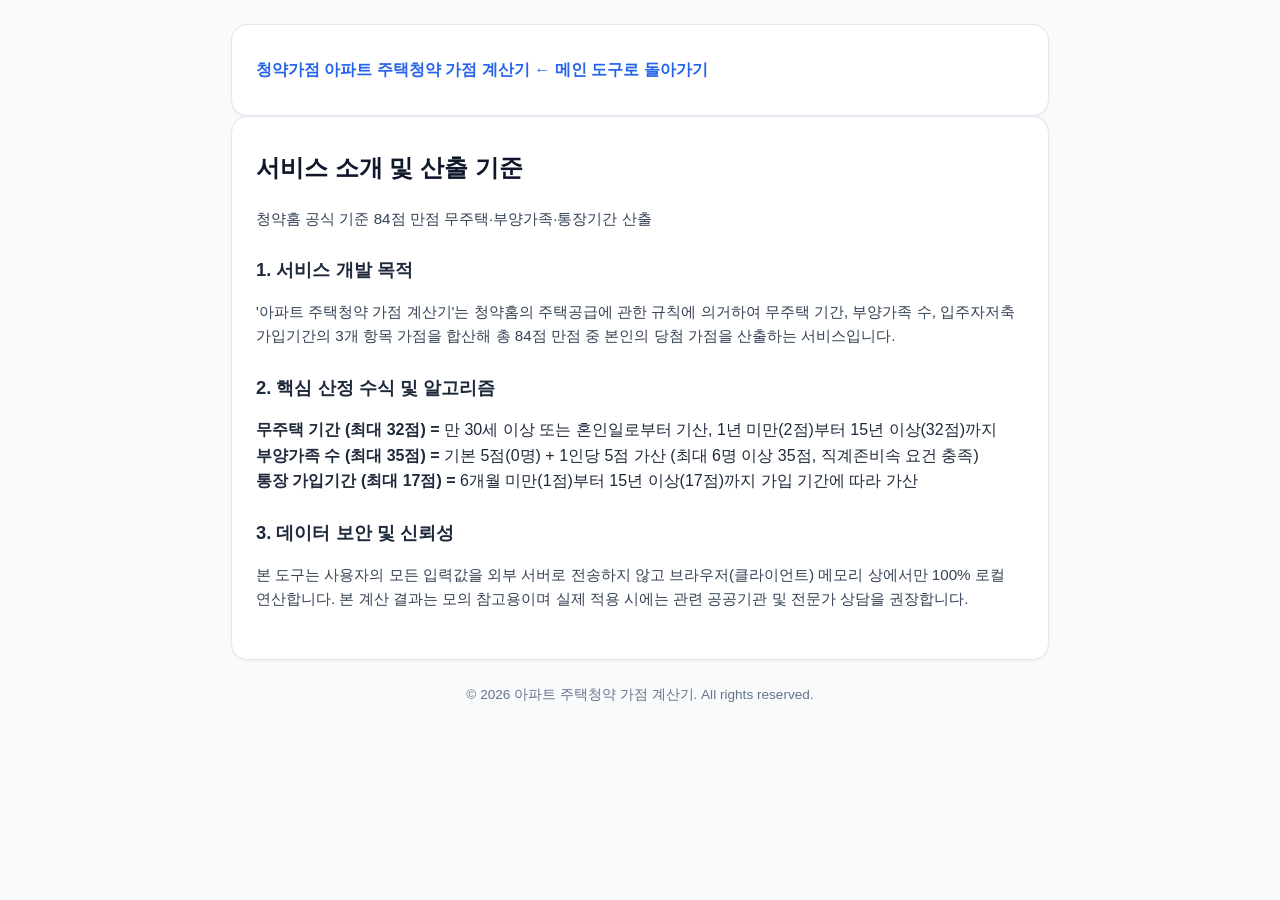
<file: about.html>
<!DOCTYPE html>
<html lang="ko">
<head>
  <meta charset="UTF-8">
  <meta name="viewport" content="width=device-width, initial-scale=1.0">
  <title>서비스 소개 및 산출 기준 | 아파트 주택청약 가점 계산기</title>
  <meta name="description" content="청약홈 공식 기준 84점 만점 무주택·부양가족·통장기간 산출">
  <meta name="robots" content="index, follow">
  <link rel="canonical" href="https://housing-score-calc.enjoy-onepage.com/about.html">
  <link rel="icon" type="image/x-icon" href="/favicon.ico">
  <style>
  body { margin: 0; font-family: -apple-system, BlinkMacSystemFont, "Segoe UI", Roboto, sans-serif; background: #f8fafc; color: #1e293b; line-height: 1.6; padding: 24px 16px; }
  .wrap, .max-w-2xl, .max-w-3xl, .container, main { max-width: 768px; margin: 0 auto; background: #fff; padding: 32px 24px; border-radius: 16px; border: 1px solid #e2e8f0; box-shadow: 0 1px 3px rgba(0,0,0,0.05); }
  h1 { font-size: 1.5rem; font-weight: 800; margin-top: 0; color: #0f172a; }
  h2 { font-size: 1.15rem; font-weight: 700; margin-top: 24px; color: #1e293b; }
  p, li { font-size: 0.95rem; color: #334155; }
  a { color: #2563eb; text-decoration: none; font-weight: 600; }
  a:hover { text-decoration: underline; }
  .footer, footer { text-align: center; margin-top: 24px; font-size: 0.85rem; color: #64748b; }
</style>
</head>
<body class="bg-slate-50 text-slate-800 antialiased font-sans min-h-screen flex flex-col justify-between">
  <header class="bg-white border-b border-slate-200">
    <div class="max-w-3xl mx-auto px-4 py-3 flex items-center justify-between">
      <a href="/" class="flex items-center gap-2 text-slate-900 font-bold hover:text-indigo-600 transition">
        <span class="w-7 h-7 rounded-lg bg-indigo-600 text-white flex items-center justify-center font-bold text-xs">청약가점</span>
        <span>아파트 주택청약 가점 계산기</span>
      </a>
      <a href="/" class="text-xs font-semibold text-slate-600 hover:text-indigo-600 transition">← 메인 도구로 돌아가기</a>
    </div>
  </header>

  <main class="max-w-3xl mx-auto px-4 py-8 w-full flex-grow">
    <article class="bg-white rounded-2xl p-6 sm:p-8 border border-slate-200 shadow-sm space-y-6">
      <div>
        <h1 class="text-2xl font-extrabold text-slate-900">서비스 소개 및 산출 기준</h1>
        <p class="text-xs text-slate-500 mt-1">청약홈 공식 기준 84점 만점 무주택·부양가족·통장기간 산출</p>
      </div>

      <section class="space-y-3">
        <h2 class="text-lg font-bold text-slate-900 border-b border-slate-100 pb-2">1. 서비스 개발 목적</h2>
        <p class="text-sm text-slate-600 leading-relaxed">
          '아파트 주택청약 가점 계산기'는 청약홈의 주택공급에 관한 규칙에 의거하여 무주택 기간, 부양가족 수, 입주자저축 가입기간의 3개 항목 가점을 합산해 총 84점 만점 중 본인의 당첨 가점을 산출하는 서비스입니다.
        </p>
      </section>

      <section class="space-y-3">
        <h2 class="text-lg font-bold text-slate-900 border-b border-slate-100 pb-2">2. 핵심 산정 수식 및 알고리즘</h2>
        <div class="space-y-2 text-sm text-slate-700">
          <div class="p-3 bg-slate-50 rounded-xl border border-slate-200">
            <strong class="text-slate-800">무주택 기간 (최대 32점) =</strong> 만 30세 이상 또는 혼인일로부터 기산, 1년 미만(2점)부터 15년 이상(32점)까지
          </div>
          <div class="p-3 bg-slate-50 rounded-xl border border-slate-200">
            <strong class="text-slate-800">부양가족 수 (최대 35점) =</strong> 기본 5점(0명) + 1인당 5점 가산 (최대 6명 이상 35점, 직계존비속 요건 충족)
          </div>
          <div class="p-3 bg-slate-50 rounded-xl border border-slate-200">
            <strong class="text-slate-800">통장 가입기간 (최대 17점) =</strong> 6개월 미만(1점)부터 15년 이상(17점)까지 가입 기간에 따라 가산
          </div>
        </div>
      </section>

      <section class="space-y-3">
        <h2 class="text-lg font-bold text-slate-900 border-b border-slate-100 pb-2">3. 데이터 보안 및 신뢰성</h2>
        <p class="text-sm text-slate-600 leading-relaxed">
          본 도구는 사용자의 모든 입력값을 외부 서버로 전송하지 않고 브라우저(클라이언트) 메모리 상에서만 100% 로컬 연산합니다. 본 계산 결과는 모의 참고용이며 실제 적용 시에는 관련 공공기관 및 전문가 상담을 권장합니다.
        </p>
      </section>
    </article>
  </main>

  <footer class="border-t border-slate-200 bg-white py-6 text-center text-xs text-slate-400">
    &copy; 2026 아파트 주택청약 가점 계산기. All rights reserved.
  </footer>
</body>
</html>
</file>
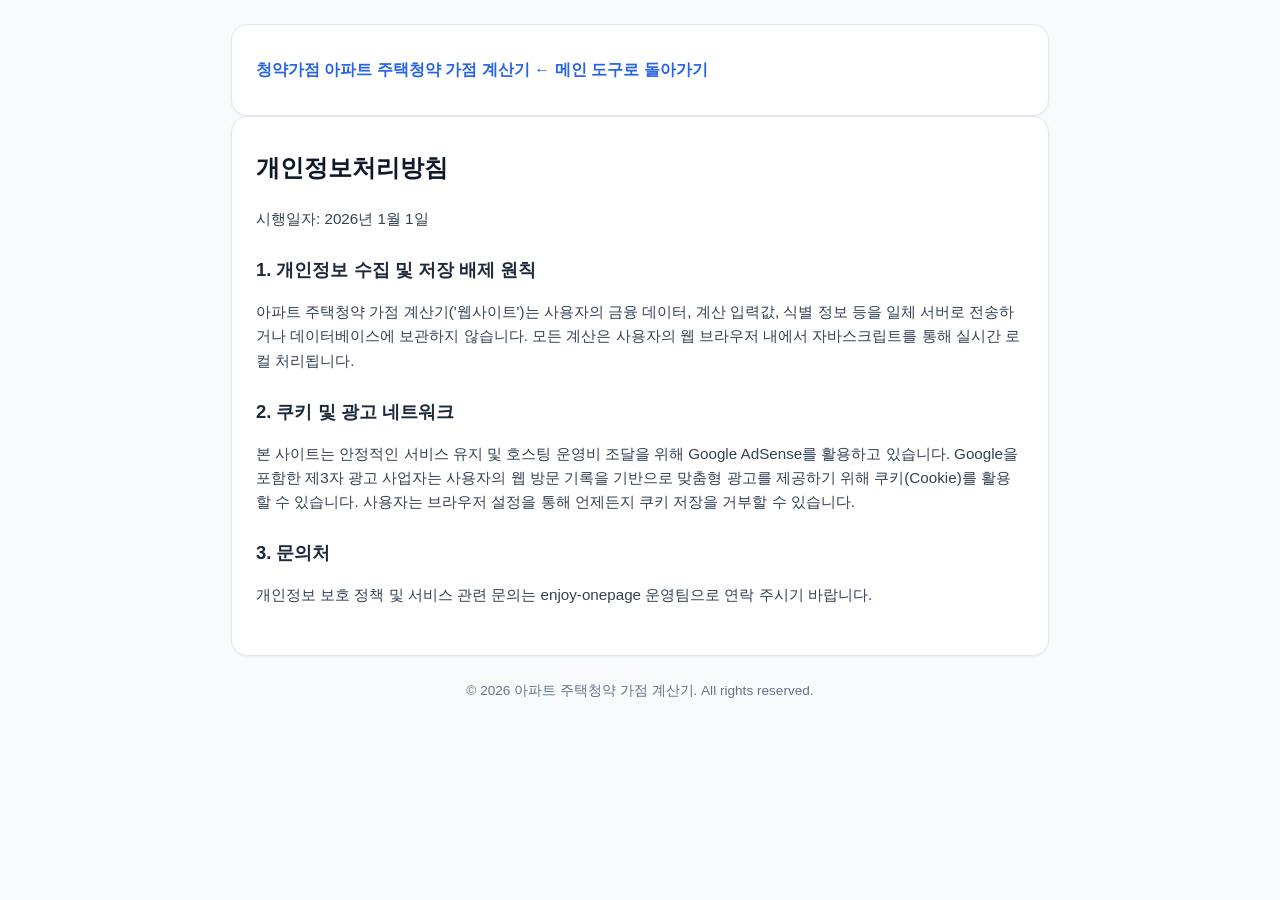
<file: privacy.html>
<!DOCTYPE html>
<html lang="ko">
<head>
  <meta charset="UTF-8">
  <meta name="viewport" content="width=device-width, initial-scale=1.0">
  <title>개인정보처리방침 | 아파트 주택청약 가점 계산기</title>
  <meta name="description" content="아파트 주택청약 가점 계산기의 개인정보 처리방침 및 데이터 로컬 연산 원칙 안내">
  <meta name="robots" content="index, follow">
  <link rel="canonical" href="https://housing-score-calc.enjoy-onepage.com/privacy.html">
  <link rel="icon" type="image/x-icon" href="/favicon.ico">
  <style>
  body { margin: 0; font-family: -apple-system, BlinkMacSystemFont, "Segoe UI", Roboto, sans-serif; background: #f8fafc; color: #1e293b; line-height: 1.6; padding: 24px 16px; }
  .wrap, .max-w-2xl, .max-w-3xl, .container, main { max-width: 768px; margin: 0 auto; background: #fff; padding: 32px 24px; border-radius: 16px; border: 1px solid #e2e8f0; box-shadow: 0 1px 3px rgba(0,0,0,0.05); }
  h1 { font-size: 1.5rem; font-weight: 800; margin-top: 0; color: #0f172a; }
  h2 { font-size: 1.15rem; font-weight: 700; margin-top: 24px; color: #1e293b; }
  p, li { font-size: 0.95rem; color: #334155; }
  a { color: #2563eb; text-decoration: none; font-weight: 600; }
  a:hover { text-decoration: underline; }
  .footer, footer { text-align: center; margin-top: 24px; font-size: 0.85rem; color: #64748b; }
</style>
</head>
<body class="bg-slate-50 text-slate-800 antialiased font-sans min-h-screen flex flex-col justify-between">
  <header class="bg-white border-b border-slate-200">
    <div class="max-w-3xl mx-auto px-4 py-3 flex items-center justify-between">
      <a href="/" class="flex items-center gap-2 text-slate-900 font-bold hover:text-indigo-600 transition">
        <span class="w-7 h-7 rounded-lg bg-indigo-600 text-white flex items-center justify-center font-bold text-xs">청약가점</span>
        <span>아파트 주택청약 가점 계산기</span>
      </a>
      <a href="/" class="text-xs font-semibold text-slate-600 hover:text-indigo-600 transition">← 메인 도구로 돌아가기</a>
    </div>
  </header>

  <main class="max-w-3xl mx-auto px-4 py-8 w-full flex-grow">
    <article class="bg-white rounded-2xl p-6 sm:p-8 border border-slate-200 shadow-sm space-y-6">
      <div>
        <h1 class="text-2xl font-extrabold text-slate-900">개인정보처리방침</h1>
        <p class="text-xs text-slate-500 mt-1">시행일자: 2026년 1월 1일</p>
      </div>

      <section class="space-y-3">
        <h2 class="text-lg font-bold text-slate-900 border-b border-slate-100 pb-2">1. 개인정보 수집 및 저장 배제 원칙</h2>
        <p class="text-sm text-slate-600 leading-relaxed">
          아파트 주택청약 가점 계산기('웹사이트')는 사용자의 금융 데이터, 계산 입력값, 식별 정보 등을 일체 서버로 전송하거나 데이터베이스에 보관하지 않습니다. 모든 계산은 사용자의 웹 브라우저 내에서 자바스크립트를 통해 실시간 로컬 처리됩니다.
        </p>
      </section>

      <section class="space-y-3">
        <h2 class="text-lg font-bold text-slate-900 border-b border-slate-100 pb-2">2. 쿠키 및 광고 네트워크</h2>
        <p class="text-sm text-slate-600 leading-relaxed">
          본 사이트는 안정적인 서비스 유지 및 호스팅 운영비 조달을 위해 Google AdSense를 활용하고 있습니다. Google을 포함한 제3자 광고 사업자는 사용자의 웹 방문 기록을 기반으로 맞춤형 광고를 제공하기 위해 쿠키(Cookie)를 활용할 수 있습니다. 사용자는 브라우저 설정을 통해 언제든지 쿠키 저장을 거부할 수 있습니다.
        </p>
      </section>

      <section class="space-y-3">
        <h2 class="text-lg font-bold text-slate-900 border-b border-slate-100 pb-2">3. 문의처</h2>
        <p class="text-sm text-slate-600 leading-relaxed">
          개인정보 보호 정책 및 서비스 관련 문의는 enjoy-onepage 운영팀으로 연락 주시기 바랍니다.
        </p>
      </section>
    </article>
  </main>

  <footer class="border-t border-slate-200 bg-white py-6 text-center text-xs text-slate-400">
    &copy; 2026 아파트 주택청약 가점 계산기. All rights reserved.
  </footer>
</body>
</html>
</file>
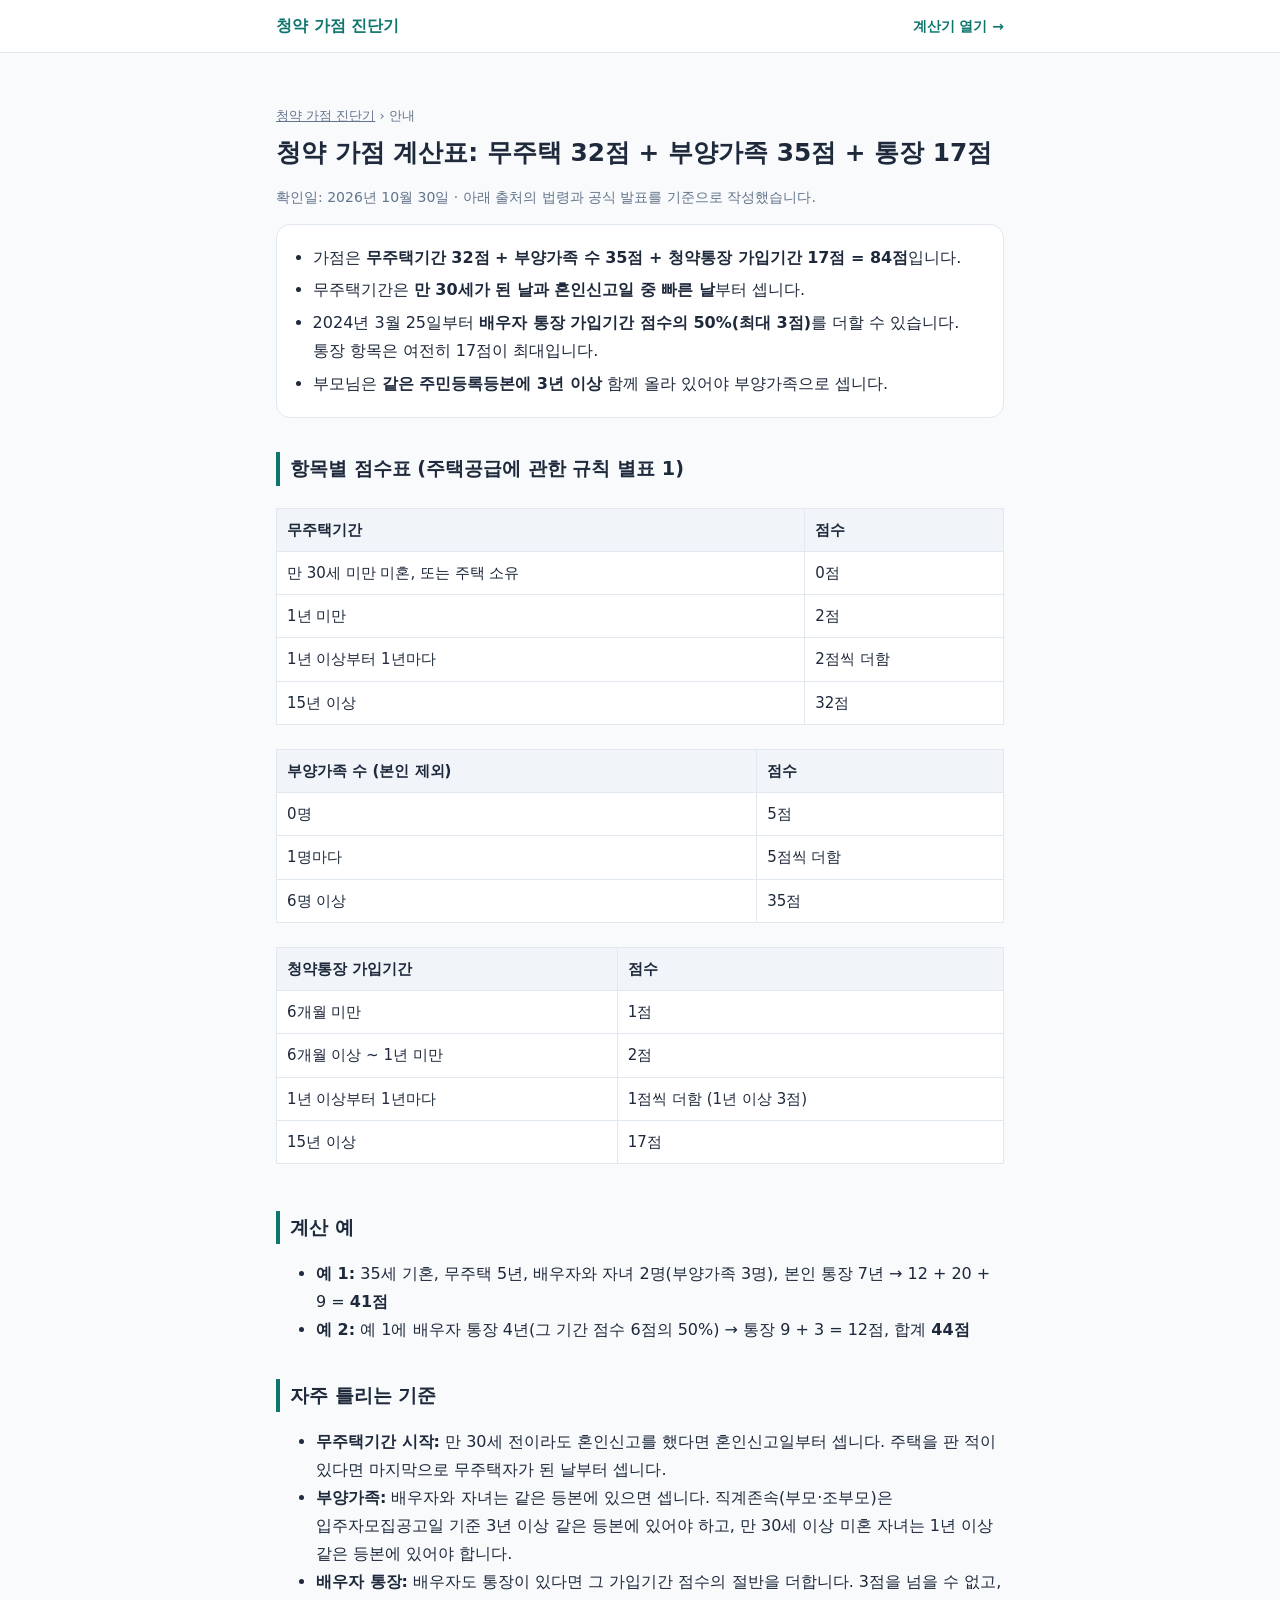
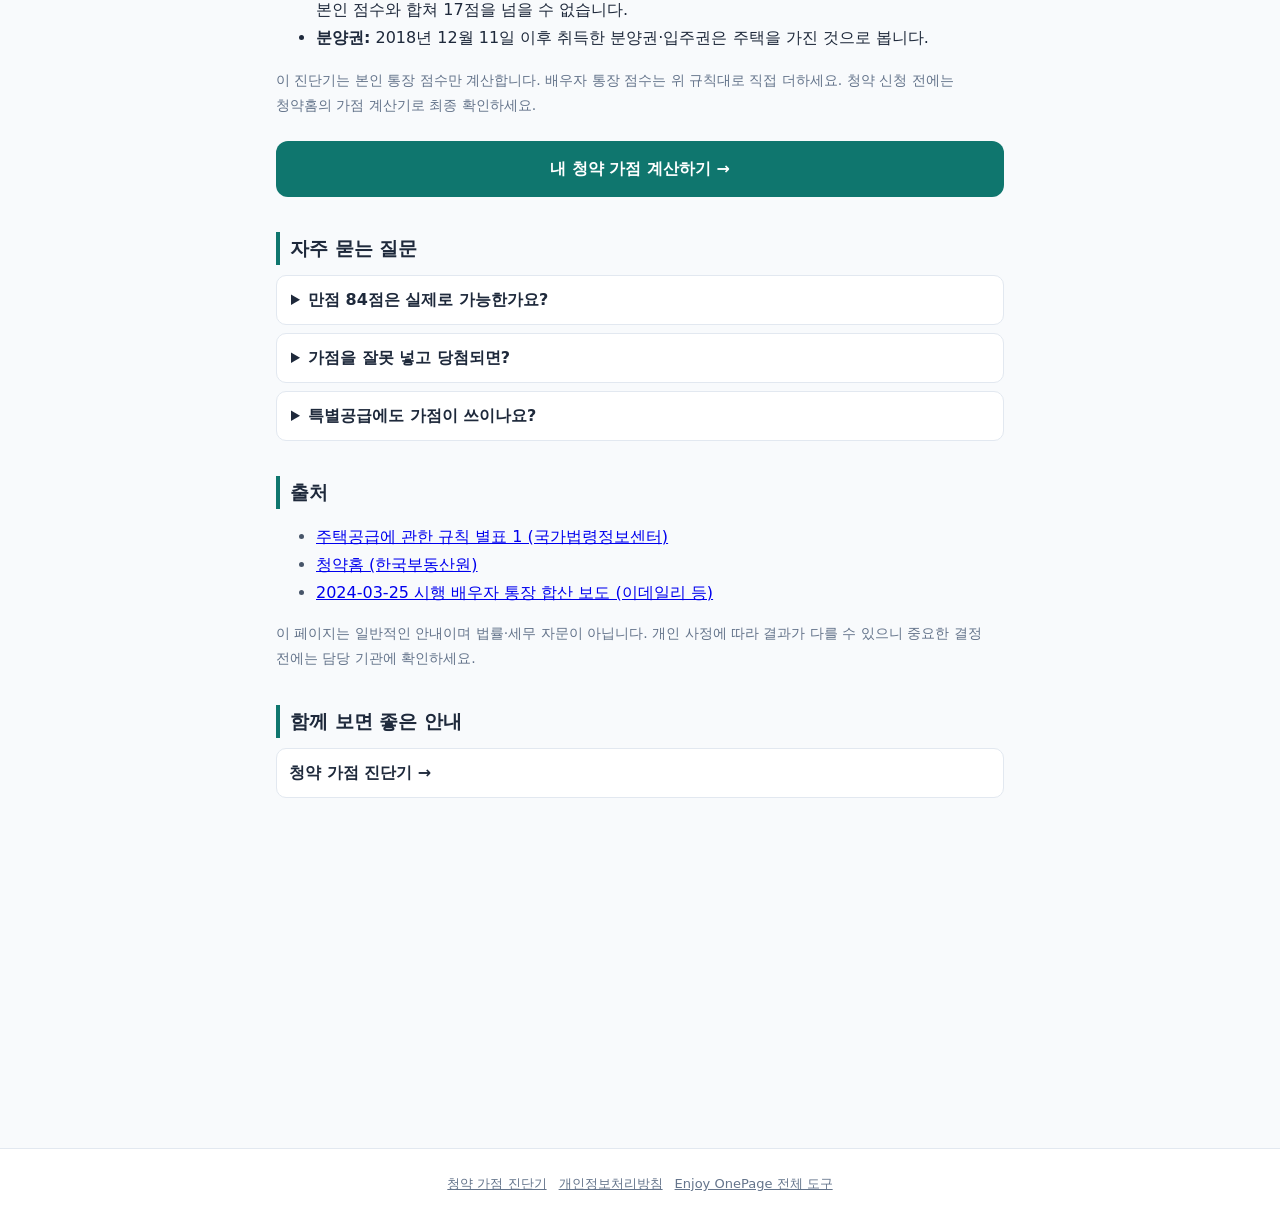
<file: subscription-score-table.html>
<!DOCTYPE html>
<html lang="ko">
<head>
<meta charset="utf-8"/>
<meta name="viewport" content="width=device-width, initial-scale=1.0"/>
<title>청약 가점 계산표 | 84점 만점 항목별 점수와 배우자 통장 3점</title>
<meta name="description" content="민영주택 가점제의 84점 만점 계산표입니다. 무주택기간·부양가족·청약통장 가입기간 점수표, 2024년 3월부터 더할 수 있는 배우자 통장 점수(최대 3점), 계산 예와 자주 틀리는 기준을 정리했습니다."/>
<meta name="robots" content="index, follow"/>
<link rel="canonical" href="https://housing-score-calc.enjoy-onepage.com/subscription-score-table.html"/>
<meta property="og:type" content="article"/>
<meta property="og:locale" content="ko_KR"/>
<meta property="og:url" content="https://housing-score-calc.enjoy-onepage.com/subscription-score-table.html"/>
<meta property="og:site_name" content="청약 가점 진단기"/>
<meta property="og:title" content="청약 가점 계산표 | 84점 만점 항목별 점수와 배우자 통장 3점"/>
<meta property="og:description" content="민영주택 가점제의 84점 만점 계산표입니다. 무주택기간·부양가족·청약통장 가입기간 점수표, 2024년 3월부터 더할 수 있는 배우자 통장 점수(최대 3점), 계산 예와 자주 틀리는 기준을 정리했습니다."/>
<meta property="og:image" content="https://housing-score-calc.enjoy-onepage.com/og-image.png"/>
<meta name="twitter:card" content="summary_large_image"/>
<link rel="icon" href="/favicon.ico"/>
<script async crossorigin="anonymous" src="https://pagead2.googlesyndication.com/pagead/js/adsbygoogle.js?client=ca-pub-2228289204702106"></script>
<script type="application/ld+json">[{"@context": "https://schema.org", "@type": "Article", "headline": "청약 가점 계산표: 무주택 32점 + 부양가족 35점 + 통장 17점", "description": "민영주택 가점제의 84점 만점 계산표입니다. 무주택기간·부양가족·청약통장 가입기간 점수표, 2024년 3월부터 더할 수 있는 배우자 통장 점수(최대 3점), 계산 예와 자주 틀리는 기준을 정리했습니다.", "inLanguage": "ko-KR", "dateModified": "2026-10-30", "datePublished": "2026-10-30", "mainEntityOfPage": "https://housing-score-calc.enjoy-onepage.com/subscription-score-table.html", "author": {"@type": "Organization", "name": "Enjoy OnePage", "url": "https://enjoy-onepage.com/"}, "publisher": {"@type": "Organization", "name": "Enjoy OnePage", "url": "https://enjoy-onepage.com/"}}, {"@context": "https://schema.org", "@type": "FAQPage", "mainEntity": [{"@type": "Question", "name": "만점 84점은 실제로 가능한가요?", "acceptedAnswer": {"@type": "Answer", "text": "무주택 15년 이상, 부양가족 6명 이상, 통장 15년 이상이 모두 갖춰져야 하므로 드뭅니다."}}, {"@type": "Question", "name": "가점을 잘못 넣고 당첨되면?", "acceptedAnswer": {"@type": "Answer", "text": "당첨 후 서류 검증에서 점수가 다르면 부적격 당첨으로 취소되고 일정 기간 청약이 제한될 수 있습니다. 등본과 통장 가입일을 먼저 확인하세요."}}, {"@type": "Question", "name": "특별공급에도 가점이 쓰이나요?", "acceptedAnswer": {"@type": "Answer", "text": "신혼부부·생애최초 등 특별공급은 소득·자산·자녀 수 같은 별도 기준으로 뽑습니다. 이 표는 민영주택 일반공급 가점제 기준입니다."}}]}, {"@context": "https://schema.org", "@type": "BreadcrumbList", "itemListElement": [{"@type": "ListItem", "position": 1, "name": "청약 가점 진단기", "item": "https://housing-score-calc.enjoy-onepage.com/"}, {"@type": "ListItem", "position": 2, "name": "청약 가점 계산표: 무주택 32점 + 부양가족 35점 + 통장 17점", "item": "https://housing-score-calc.enjoy-onepage.com/subscription-score-table.html"}]}]</script>
<style>:root{--a:#0f766e}*{box-sizing:border-box}body{margin:0;font-family:system-ui,-apple-system,"Apple SD Gothic Neo","Malgun Gothic",sans-serif;color:#1e293b;background:#f8fafc;line-height:1.75;word-break:keep-all;overflow-wrap:break-word}
header{background:#fff;border-bottom:1px solid #e2e8f0}header .in{max-width:760px;margin:0 auto;padding:12px 16px;display:flex;justify-content:space-between;align-items:center;gap:8px}
header a{color:var(--a);font-weight:800;text-decoration:none}main{max-width:760px;margin:0 auto;padding:16px}
.crumb{font-size:13px;color:#64748b;margin:4px 0 8px}.crumb a{color:#64748b}h1{font-size:1.55rem;line-height:1.4;margin:.3em 0 .6em}
h2{font-size:1.2rem;margin:1.8em 0 .5em;padding-left:10px;border-left:4px solid var(--a)}p,li{font-size:16px}
.sum{background:#fff;border:1px solid #e2e8f0;border-radius:14px;padding:14px 18px}.sum ul{margin:0;padding-left:1.1em}.sum li{margin:.3em 0}
table{width:100%;border-collapse:collapse;background:#fff;margin:.8em 0;font-size:15px}th,td{border:1px solid #e2e8f0;padding:8px 10px;text-align:left}th{background:#f1f5f9}
.tw{overflow-x:auto}.note{font-size:14px;color:#64748b}.cta{display:block;text-align:center;background:var(--a);color:#fff;font-weight:800;padding:14px;border-radius:12px;text-decoration:none;margin:24px 0}
.faq details{background:#fff;border:1px solid #e2e8f0;border-radius:10px;padding:10px 14px;margin:8px 0}.faq summary{font-weight:700;cursor:pointer}
.src{font-size:14px;color:#475569}.rel a{display:block;padding:10px 12px;background:#fff;border:1px solid #e2e8f0;border-radius:10px;margin:6px 0;color:#1e293b;text-decoration:none;font-weight:600}
.ad{margin:16px auto;text-align:center;overflow:hidden;max-width:100%}footer{text-align:center;font-size:13px;color:#64748b;padding:24px 16px;border-top:1px solid #e2e8f0;background:#fff;margin-top:32px}footer a{color:#64748b;margin:0 6px}</style>
<!-- KIRO:VALUES START -->
<script type="application/json" id="kiro-values">{"app":"housing-score-calc","soft_days":60,"hard_days":120,"grace_days":31,"status":"unverified","values":{}}</script>
<script>/* Kiro value guard v1 (2026-11-01). Values come from #kiro-values, written by the home server's value watcher.
   window.KIRO_V = values in force today (a scheduled "next" set applies from its date).
   Elements carrying data-v (value or =expression) and data-f (format) are re-rendered from those values;
   a notice appears when the values are stale. */
(function (W, doc) {
  var D, V = {}, today, NEXT = false;
  function ymd(s) { var m = /^(\d{4})-(\d{2})-(\d{2})/.exec(s || ''); return m ? [+m[1], +m[2], +m[3]] : null; }
  function num(a) { return a ? a[0] * 10000 + a[1] * 100 + a[2] : 0; }
  function dayIndex(a) { return Math.floor(Date.UTC(a[0], a[1] - 1, a[2]) / 86400000); }
  function own(o, k) { return Object.prototype.hasOwnProperty.call(o, k); }
  try {
    var el = doc.getElementById('kiro-values');
    if (!el) return;
    D = JSON.parse(el.textContent || '{}');
    var d = new Date();
    today = [d.getFullYear(), d.getMonth() + 1, d.getDate()];
    var base = D.values || {}, k;
    for (k in base) if (own(base, k)) V[k] = base[k];
    if (D.next && D.next.values && ymd(D.next.from) && num(today) >= num(ymd(D.next.from))) {
      for (k in D.next.values) if (own(D.next.values, k)) V[k] = D.next.values[k];
      NEXT = true;
    }
    V._checked = D.checked || '';
  } catch (e) { return; }
  function lookup(p) {
    var o = V, parts = String(p).split('/');
    for (var i = 0; i < parts.length; i++) { if (o === null || typeof o !== 'object' || !own(o, parts[i])) return undefined; o = o[parts[i]]; }
    return o;
  }
  function fix(x, n) {
    var p = Math.pow(10, n), r = Math.floor(Math.abs(x) * p + 0.5), s = String(r);
    if (n) { while (s.length <= n) s = '0' + s; s = s.slice(0, -n) + '.' + s.slice(-n); }
    return (x < 0 && r ? '-' : '') + s;
  }
  function grp(s) {
    var neg = s.charAt(0) === '-', t = neg ? s.slice(1) : s, parts = t.split('.');
    parts[0] = parts[0].replace(/\B(?=(\d{3})+(?!\d))/g, ',');
    return (neg ? '-' : '') + parts.join('.');
  }
  function usd(x) {
    var r = Math.floor(Math.abs(x) * 1000 + 0.5);
    if (r % 1000 === 0) return '$' + grp(String(r / 1000));
    var s = fix(x, 3);
    if (s.slice(-1) === '0') s = s.slice(0, -1);
    return '$' + grp(s);
  }
  function F(v, f) {
    if (v === undefined || v === null || v === '') return null;
    var a;
    switch (f) {
      case 'int': return grp(fix(+v, 0));
      case 'won': return grp(fix(+v, 0)) + '원';
      case 'pct0': return fix(+v, 0) + '%';
      case 'pct1': return fix(+v, 1) + '%';
      case 'pct2': return fix(+v, 2) + '%';
      case 'pctx': a = fix(+v, 2); return (a.slice(-1) === '0' ? a.slice(0, -1) : a) + '%';
      case 'num1': return grp(fix(+v, 1));
      case 'num2': return grp(fix(+v, 2));
      case 'usd': return usd(+v);
      case 'usd2': return '$' + grp(fix(+v, 2));
      case 'date': a = ymd(v); return a ? a[0] + '년 ' + a[1] + '월 ' + a[2] + '일' : null;
      case 'ym': a = ymd(v); return a ? a[0] + '년 ' + a[1] + '월' : null;
      case 'y': a = ymd(v); return a ? String(a[0]) : null;
      case 'md': a = ymd(v); return a ? a[1] + '월 ' + a[2] + '일' : null;
      default: return String(v);
    }
  }
  var FN = {
    round: function (x, n) { var p = Math.pow(10, n || 0); return Math.floor(Math.abs(x) * p + 0.5) / p * (x < 0 ? -1 : 1); },
    floor: Math.floor, ceil: Math.ceil, min: Math.min, max: Math.max, abs: Math.abs
  };
  function ev(expr) {
    expr = String(expr || '');
    if (expr.charAt(0) !== '=') return lookup(expr);
    var body = expr.slice(1);
    if (!/^[\w\s.+\-*\/(),]*$/.test(body)) return undefined;
    var js = body.replace(/[A-Za-z_]\w*/g, function (n) { return own(FN, n) ? 'F.' + n : 'L(' + JSON.stringify(n) + ')'; });
    try { var r = Function('F', 'L', 'return (' + js + ');')(FN, lookup); return (typeof r === 'number' && isFinite(r)) ? r : undefined; }
    catch (e) { return undefined; }
  }
  function render() {
    var els = doc.querySelectorAll('[data-v]');
    for (var i = 0; i < els.length; i++) {
      var t = F(ev(els[i].getAttribute('data-v')), els[i].getAttribute('data-f') || 'raw');
      if (t !== null && els[i].textContent !== t) els[i].textContent = t;
    }
  }
  function notice() {
    var level = 0, msg = '', t = dayIndex(today), vu = ymd(D.valid_until), ck = ymd(D.checked);
    if (vu && num(today) > num(vu)) {
      level = (t - dayIndex(vu) > (D.grace_days || 31)) ? 2 : 1;
      msg = (D.note ? D.note + '입니다. ' : '') + '그 뒤 바뀐 기준은 아직 반영하지 못해 계산 결과가 다를 수 있어요.';
    } else if (D.status === 'pending') {
      level = 1;
      msg = D.pending_note || '공식 기준이 바뀐 것으로 보여 새 값을 확인하고 있어요. 계산 결과가 다를 수 있어요.';
    } else if (ck && D.status === 'ok') {
      var age = t - dayIndex(ck);
      if (age > (D.hard_days || 120)) level = 2; else if (age > (D.soft_days || 60)) level = 1;
      if (level) msg = '이 페이지의 값은 ' + F(D.checked, 'date') + '에 공식 자료로 확인한 것이에요. 그 뒤 바뀌었을 수 있어요.';
    }
    W.KIRO_STALE = level;
    if (!level) return;
    if (level === 2) msg += ' 정확한 금액은 공식 기관에서 확인하세요.';
    var box = doc.createElement('div');
    box.id = 'kiro-fresh';
    box.setAttribute('role', 'status');
    box.style.cssText = 'box-sizing:border-box;width:calc(100% - 24px);max-width:1080px;margin:12px auto;padding:10px 14px;' +
      'border:1px solid #f59e0b;border-radius:10px;background:#fffbeb;color:#78350f;font-size:14px;line-height:1.6;word-break:keep-all;text-align:left';
    box.textContent = '\u26a0\ufe0f ' + msg;
    var h = doc.querySelector('body > header') || doc.querySelector('header'), m = doc.querySelector('main');
    if (h && h.parentNode) h.parentNode.insertBefore(box, h.nextSibling);
    else if (m && m.parentNode) m.parentNode.insertBefore(box, m);
    else doc.body.insertBefore(box, doc.body.firstChild);
    if (level === 2 && D.hide) {
      for (var i = 0; i < D.hide.length; i++) {
        var hs = doc.querySelectorAll(D.hide[i]);
        for (var j = 0; j < hs.length; j++) hs[j].style.display = 'none';
      }
    }
  }
  W.KIRO_V = V; W.KIRO_VALUES = D; W.KIRO_FMT = F; W.KIRO_EVAL = ev; W.KIRO_NEXT = NEXT;
  function go() { try { render(); } catch (e) {} try { notice(); } catch (e2) {} }
  if (doc.readyState === 'loading') doc.addEventListener('DOMContentLoaded', go); else go();
})(window, document);</script>
<!-- KIRO:VALUES END -->
</head>
<body>
<header><div class="in"><a href="/">청약 가점 진단기</a><a href="/" style="font-size:14px">계산기 열기 →</a></div></header>
<div class="ad"><ins class="adsbygoogle" style="display:block" data-ad-client="ca-pub-2228289204702106" data-ad-slot="3824727725" data-ad-format="horizontal" data-full-width-responsive="true"></ins><script>(adsbygoogle = window.adsbygoogle || []).push({});</script></div>
<main>
<div class="crumb"><a href="/">청약 가점 진단기</a> › 안내</div>
<h1>청약 가점 계산표: 무주택 32점 + 부양가족 35점 + 통장 17점</h1>
<p class="note">확인일: 2026년 10월 30일 · 아래 출처의 법령과 공식 발표를 기준으로 작성했습니다.</p>
<div class="sum"><ul><li>가점은 <b>무주택기간 32점 + 부양가족 수 35점 + 청약통장 가입기간 17점 = 84점</b>입니다.</li><li>무주택기간은 <b>만 30세가 된 날과 혼인신고일 중 빠른 날</b>부터 셉니다.</li><li>2024년 3월 25일부터 <b>배우자 통장 가입기간 점수의 50%(최대 3점)</b>를 더할 수 있습니다. 통장 항목은 여전히 17점이 최대입니다.</li><li>부모님은 <b>같은 주민등록등본에 3년 이상</b> 함께 올라 있어야 부양가족으로 셉니다.</li></ul></div>

<h2>항목별 점수표 (주택공급에 관한 규칙 별표 1)</h2>
<div class="tw"><table><thead><tr><th>무주택기간</th><th>점수</th></tr></thead><tbody>
<tr><td>만 30세 미만 미혼, 또는 주택 소유</td><td>0점</td></tr><tr><td>1년 미만</td><td>2점</td></tr>
<tr><td>1년 이상부터 1년마다</td><td>2점씩 더함</td></tr><tr><td>15년 이상</td><td>32점</td></tr></tbody></table></div>
<div class="tw"><table><thead><tr><th>부양가족 수 (본인 제외)</th><th>점수</th></tr></thead><tbody>
<tr><td>0명</td><td>5점</td></tr><tr><td>1명마다</td><td>5점씩 더함</td></tr><tr><td>6명 이상</td><td>35점</td></tr></tbody></table></div>
<div class="tw"><table><thead><tr><th>청약통장 가입기간</th><th>점수</th></tr></thead><tbody>
<tr><td>6개월 미만</td><td>1점</td></tr><tr><td>6개월 이상 ~ 1년 미만</td><td>2점</td></tr>
<tr><td>1년 이상부터 1년마다</td><td>1점씩 더함 (1년 이상 3점)</td></tr><tr><td>15년 이상</td><td>17점</td></tr></tbody></table></div>
<h2>계산 예</h2>
<ul>
<li><b>예 1:</b> 35세 기혼, 무주택 5년, 배우자와 자녀 2명(부양가족 3명), 본인 통장 7년 → 12 + 20 + 9 = <b>41점</b></li>
<li><b>예 2:</b> 예 1에 배우자 통장 4년(그 기간 점수 6점의 50%) → 통장 9 + 3 = 12점, 합계 <b>44점</b></li>
</ul>
<h2>자주 틀리는 기준</h2>
<ul>
<li><b>무주택기간 시작:</b> 만 30세 전이라도 혼인신고를 했다면 혼인신고일부터 셉니다. 주택을 판 적이 있다면 마지막으로 무주택자가 된 날부터 셉니다.</li>
<li><b>부양가족:</b> 배우자와 자녀는 같은 등본에 있으면 셉니다. 직계존속(부모·조부모)은 입주자모집공고일 기준 3년 이상 같은 등본에 있어야 하고, 만 30세 이상 미혼 자녀는 1년 이상 같은 등본에 있어야 합니다.</li>
<li><b>배우자 통장:</b> 배우자도 통장이 있다면 그 가입기간 점수의 절반을 더합니다. 3점을 넘을 수 없고, 본인 점수와 합쳐 17점을 넘을 수 없습니다.</li>
<li><b>분양권:</b> 2018년 12월 11일 이후 취득한 분양권·입주권은 주택을 가진 것으로 봅니다.</li>
</ul>
<p class="note">이 진단기는 본인 통장 점수만 계산합니다. 배우자 통장 점수는 위 규칙대로 직접 더하세요. 청약 신청 전에는 청약홈의 가점 계산기로 최종 확인하세요.</p>

<a class="cta" href="/">내 청약 가점 계산하기 →</a>
<h2>자주 묻는 질문</h2>
<div class="faq"><details><summary>만점 84점은 실제로 가능한가요?</summary><p>무주택 15년 이상, 부양가족 6명 이상, 통장 15년 이상이 모두 갖춰져야 하므로 드뭅니다.</p></details><details><summary>가점을 잘못 넣고 당첨되면?</summary><p>당첨 후 서류 검증에서 점수가 다르면 부적격 당첨으로 취소되고 일정 기간 청약이 제한될 수 있습니다. 등본과 통장 가입일을 먼저 확인하세요.</p></details><details><summary>특별공급에도 가점이 쓰이나요?</summary><p>신혼부부·생애최초 등 특별공급은 소득·자산·자녀 수 같은 별도 기준으로 뽑습니다. 이 표는 민영주택 일반공급 가점제 기준입니다.</p></details></div>
<h2>출처</h2>
<ul class="src"><li><a href="https://www.law.go.kr/법령/주택공급에관한규칙" rel="nofollow noopener" target="_blank">주택공급에 관한 규칙 별표 1 (국가법령정보센터)</a></li><li><a href="https://www.applyhome.co.kr/" rel="nofollow noopener" target="_blank">청약홈 (한국부동산원)</a></li><li><a href="https://issuefeed.dcinside.com/content/476137" rel="nofollow noopener" target="_blank">2024-03-25 시행 배우자 통장 합산 보도 (이데일리 등)</a></li></ul>
<p class="note">이 페이지는 일반적인 안내이며 법률·세무 자문이 아닙니다. 개인 사정에 따라 결과가 다를 수 있으니 중요한 결정 전에는 담당 기관에 확인하세요.</p>
<h2>함께 보면 좋은 안내</h2>
<div class="rel"><a href="/">청약 가점 진단기 →</a></div>
</main>
<div class="ad" style="min-height:280px"><ins class="adsbygoogle" style="display:block" data-ad-client="ca-pub-2228289204702106" data-ad-slot="3416334507" data-ad-format="auto" data-full-width-responsive="true"></ins><script>(adsbygoogle = window.adsbygoogle || []).push({});</script></div>
<footer><a href="/">청약 가점 진단기</a><a href="/privacy.html">개인정보처리방침</a><a href="https://enjoy-onepage.com/">Enjoy OnePage 전체 도구</a></footer>
</body>
</html>
</file>
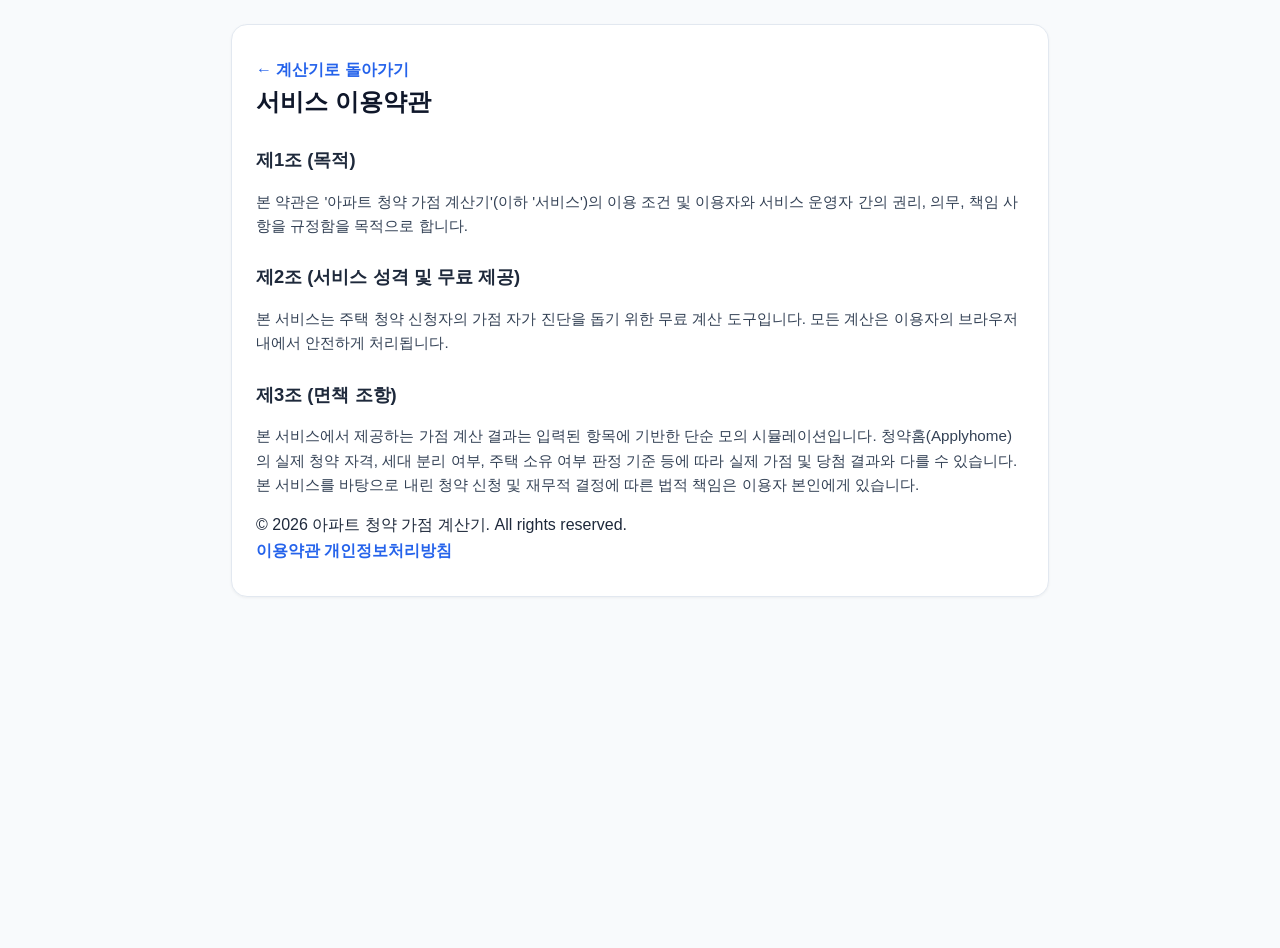
<file: terms.html>
<!DOCTYPE html>
<html lang="ko">
<head>
  <link rel="canonical" href="https://housing-score-calc.enjoy-onepage.com/terms.html">
    <meta charset="UTF-8">
    <meta name="viewport" content="width=device-width, initial-scale=1.0">
    <title>이용약관 | 아파트 청약 가점 계산기</title>
    <meta name="description" content="아파트 청약 가점 계산기 서비스 이용약관입니다.">
    <style>
        body { background: linear-gradient(135deg, #f6d365 0%, #fda085 100%); min-height: 100vh; font-family: 'Pretendard', sans-serif; }
        .glass-card { background: rgba(255, 255, 255, 0.95); backdrop-filter: blur(12px); border-radius: 24px; box-shadow: 0 12px 36px 0 rgba(31, 38, 135, 0.25); border: 1px solid rgba(255, 255, 255, 0.4); }
    </style>
<style>
  body { margin: 0; font-family: -apple-system, BlinkMacSystemFont, "Segoe UI", Roboto, sans-serif; background: #f8fafc; color: #1e293b; line-height: 1.6; padding: 24px 16px; }
  .wrap, .max-w-2xl, .max-w-3xl, .container, main { max-width: 768px; margin: 0 auto; background: #fff; padding: 32px 24px; border-radius: 16px; border: 1px solid #e2e8f0; box-shadow: 0 1px 3px rgba(0,0,0,0.05); }
  h1 { font-size: 1.5rem; font-weight: 800; margin-top: 0; color: #0f172a; }
  h2 { font-size: 1.15rem; font-weight: 700; margin-top: 24px; color: #1e293b; }
  p, li { font-size: 0.95rem; color: #334155; }
  a { color: #2563eb; text-decoration: none; font-weight: 600; }
  a:hover { text-decoration: underline; }
  .footer, footer { text-align: center; margin-top: 24px; font-size: 0.85rem; color: #64748b; }
</style>
</head>
<body class="flex flex-col items-center justify-center p-4 py-10">
    <div class="glass-card w-full max-w-2xl p-6 sm:p-10 mb-6">
        <div class="border-b border-slate-200 pb-6 mb-6">
            <a href="index.html" class="inline-flex items-center text-sm font-semibold text-amber-700 hover:text-amber-900 mb-4 transition-colors">← 계산기로 돌아가기</a>
            <h1 class="text-2xl sm:text-3xl font-extrabold text-slate-800 tracking-tight">서비스 이용약관</h1>
        </div>
        <div class="space-y-6 text-sm sm:text-base text-slate-700 leading-relaxed font-normal">
            <section>
                <h2 class="text-lg font-bold text-slate-900 mb-2">제1조 (목적)</h2>
                <p>본 약관은 '아파트 청약 가점 계산기'(이하 '서비스')의 이용 조건 및 이용자와 서비스 운영자 간의 권리, 의무, 책임 사항을 규정함을 목적으로 합니다.</p>
            </section>
            <section>
                <h2 class="text-lg font-bold text-slate-900 mb-2">제2조 (서비스 성격 및 무료 제공)</h2>
                <p>본 서비스는 주택 청약 신청자의 가점 자가 진단을 돕기 위한 무료 계산 도구입니다. 모든 계산은 이용자의 브라우저 내에서 안전하게 처리됩니다.</p>
            </section>
            <section>
                <h2 class="text-lg font-bold text-slate-900 mb-2">제3조 (면책 조항)</h2>
                <p>본 서비스에서 제공하는 가점 계산 결과는 입력된 항목에 기반한 단순 모의 시뮬레이션입니다. 청약홈(Applyhome)의 실제 청약 자격, 세대 분리 여부, 주택 소유 여부 판정 기준 등에 따라 실제 가점 및 당첨 결과와 다를 수 있습니다. 본 서비스를 바탕으로 내린 청약 신청 및 재무적 결정에 따른 법적 책임은 이용자 본인에게 있습니다.</p>
            </section>
        </div>
        <div class="border-t border-slate-200 mt-8 pt-6 flex flex-col sm:flex-row justify-between items-center gap-4 text-xs text-slate-500">
            <div>© 2026 아파트 청약 가점 계산기. All rights reserved.</div>
            <div class="flex gap-4">
                <a href="terms.html" class="font-bold text-slate-800 underline">이용약관</a>
                <a href="privacy.html" class="hover:text-slate-800 transition-colors">개인정보처리방침</a>
            </div>
        </div>
    </div>
</body>
</html>
</file>
<file: style.css>
*,::backdrop,:after,:before{--tw-border-spacing-x:0;--tw-border-spacing-y:0;--tw-translate-x:0;--tw-translate-y:0;--tw-rotate:0;--tw-skew-x:0;--tw-skew-y:0;--tw-scale-x:1;--tw-scale-y:1;--tw-pan-x: ;--tw-pan-y: ;--tw-pinch-zoom: ;--tw-scroll-snap-strictness:proximity;--tw-gradient-from-position: ;--tw-gradient-via-position: ;--tw-gradient-to-position: ;--tw-ordinal: ;--tw-slashed-zero: ;--tw-numeric-figure: ;--tw-numeric-spacing: ;--tw-numeric-fraction: ;--tw-ring-inset: ;--tw-ring-offset-width:0px;--tw-ring-offset-color:#fff;--tw-ring-color:#3b82f680;--tw-ring-offset-shadow:0 0 #0000;--tw-ring-shadow:0 0 #0000;--tw-shadow:0 0 #0000;--tw-shadow-colored:0 0 #0000;--tw-blur: ;--tw-brightness: ;--tw-contrast: ;--tw-grayscale: ;--tw-hue-rotate: ;--tw-invert: ;--tw-saturate: ;--tw-sepia: ;--tw-drop-shadow: ;--tw-backdrop-blur: ;--tw-backdrop-brightness: ;--tw-backdrop-contrast: ;--tw-backdrop-grayscale: ;--tw-backdrop-hue-rotate: ;--tw-backdrop-invert: ;--tw-backdrop-opacity: ;--tw-backdrop-saturate: ;--tw-backdrop-sepia: ;--tw-contain-size: ;--tw-contain-layout: ;--tw-contain-paint: ;--tw-contain-style: }/*! tailwindcss v3.4.17 | MIT License | https://tailwindcss.com*/*,:after,:before{box-sizing:border-box;border:0 solid #e5e7eb}:after,:before{--tw-content:""}:host,html{line-height:1.5;-webkit-text-size-adjust:100%;tab-size:4;font-family:ui-sans-serif,system-ui,sans-serif,Apple Color Emoji,Segoe UI Emoji,Segoe UI Symbol,Noto Color Emoji;font-feature-settings:normal;font-variation-settings:normal;-webkit-tap-highlight-color:transparent}body{margin:0;line-height:inherit}hr{height:0;color:inherit;border-top-width:1px}abbr:where([title]){-webkit-text-decoration:underline dotted;text-decoration:underline dotted}h1,h2,h3,h4,h5,h6{font-size:inherit;font-weight:inherit}a{color:inherit;text-decoration:inherit}b,strong{font-weight:bolder}code,kbd,pre,samp{font-family:ui-monospace,SFMono-Regular,Menlo,Monaco,Consolas,Liberation Mono,Courier New,monospace;font-feature-settings:normal;font-variation-settings:normal;font-size:1em}small{font-size:80%}sub,sup{font-size:75%;line-height:0;position:relative;vertical-align:initial}sub{bottom:-.25em}sup{top:-.5em}table{text-indent:0;border-color:inherit;border-collapse:collapse}button,input,optgroup,select,textarea{font-family:inherit;font-feature-settings:inherit;font-variation-settings:inherit;font-size:100%;font-weight:inherit;line-height:inherit;letter-spacing:inherit;color:inherit;margin:0;padding:0}button,select{text-transform:none}button,input:where([type=button]),input:where([type=reset]),input:where([type=submit]){-webkit-appearance:button;background-color:initial;background-image:none}:-moz-focusring{outline:auto}:-moz-ui-invalid{box-shadow:none}progress{vertical-align:initial}::-webkit-inner-spin-button,::-webkit-outer-spin-button{height:auto}[type=search]{-webkit-appearance:textfield;outline-offset:-2px}::-webkit-search-decoration{-webkit-appearance:none}::-webkit-file-upload-button{-webkit-appearance:button;font:inherit}summary{display:list-item}blockquote,dd,dl,figure,h1,h2,h3,h4,h5,h6,hr,p,pre{margin:0}fieldset{margin:0}fieldset,legend{padding:0}menu,ol,ul{list-style:none;margin:0;padding:0}dialog{padding:0}textarea{resize:vertical}input::placeholder,textarea::placeholder{opacity:1;color:#9ca3af}[role=button],button{cursor:pointer}:disabled{cursor:default}audio,canvas,embed,iframe,img,object,svg,video{display:block;vertical-align:middle}img,video{max-width:100%;height:auto}[hidden]:where(:not([hidden=until-found])){display:none}.fixed{position:fixed}.absolute{position:absolute}.relative{position:relative}.sticky{position:sticky}.bottom-6{bottom:1.5rem}.right-6{right:1.5rem}.top-0{top:0}.z-50{z-index:50}.mx-auto{margin-left:auto;margin-right:auto}.my-12{margin-top:3rem;margin-bottom:3rem}.my-4{margin-top:1rem;margin-bottom:1rem}.my-6{margin-top:1.5rem;margin-bottom:1.5rem}.my-8{margin-top:2rem;margin-bottom:2rem}.-mt-1{margin-top:-.25rem}.mb-1{margin-bottom:.25rem}.mb-1\.5{margin-bottom:.375rem}.mb-2{margin-bottom:.5rem}.mb-3{margin-bottom:.75rem}.mb-4{margin-bottom:1rem}.mb-6{margin-bottom:1.5rem}.mb-8{margin-bottom:2rem}.mr-2{margin-right:.5rem}.mt-0\.5{margin-top:.125rem}.mt-1{margin-top:.25rem}.mt-1\.5{margin-top:.375rem}.mt-2{margin-top:.5rem}.mt-3{margin-top:.75rem}.mt-4{margin-top:1rem}.mt-6{margin-top:1.5rem}.mt-8{margin-top:2rem}.mt-auto{margin-top:auto}.block{display:block}.inline-block{display:inline-block}.flex{display:flex}.inline-flex{display:inline-flex}.table{display:table}.grid{display:grid}.hidden{display:none}.h-2{height:.5rem}.h-4{height:1rem}.h-5{height:1.25rem}.h-6{height:1.5rem}.h-7{height:1.75rem}.h-8{height:2rem}.min-h-screen{min-height:100vh}.w-12{width:3rem}.w-2{width:.5rem}.w-4{width:1rem}.w-4\/5{width:80%}.w-5{width:1.25rem}.w-6{width:1.5rem}.w-7{width:1.75rem}.w-8{width:2rem}.w-full{width:100%}.min-w-full{min-width:100%}.max-w-2xl{max-width:42rem}.max-w-3xl{max-width:48rem}.max-w-4xl{max-width:56rem}.max-w-5xl{max-width:64rem}.max-w-6xl{max-width:72rem}.flex-shrink-0,.shrink-0{flex-shrink:0}.flex-grow{flex-grow:1}.transform{transform:translate(var(--tw-translate-x),var(--tw-translate-y)) rotate(var(--tw-rotate)) skewX(var(--tw-skew-x)) skewY(var(--tw-skew-y)) scaleX(var(--tw-scale-x)) scaleY(var(--tw-scale-y))}.cursor-pointer{cursor:pointer}.select-none{-webkit-user-select:none;user-select:none}.list-none{list-style-type:none}.appearance-none{appearance:none}.grid-cols-1{grid-template-columns:repeat(1,minmax(0,1fr))}.grid-cols-2{grid-template-columns:repeat(2,minmax(0,1fr))}.flex-col{flex-direction:column}.flex-wrap{flex-wrap:wrap}.items-start{align-items:flex-start}.items-center{align-items:center}.items-baseline{align-items:baseline}.justify-center{justify-content:center}.justify-between{justify-content:space-between}.gap-1\.5{gap:.375rem}.gap-2{gap:.5rem}.gap-2\.5{gap:.625rem}.gap-3{gap:.75rem}.gap-3\.5{gap:.875rem}.gap-4{gap:1rem}.gap-6{gap:1.5rem}.gap-8{gap:2rem}.space-x-2>:not([hidden])~:not([hidden]){--tw-space-x-reverse:0;margin-right:calc(.5rem*var(--tw-space-x-reverse));margin-left:calc(.5rem*(1 - var(--tw-space-x-reverse)))}.space-x-3>:not([hidden])~:not([hidden]){--tw-space-x-reverse:0;margin-right:calc(.75rem*var(--tw-space-x-reverse));margin-left:calc(.75rem*(1 - var(--tw-space-x-reverse)))}.space-y-1\.5>:not([hidden])~:not([hidden]){--tw-space-y-reverse:0;margin-top:calc(.375rem*(1 - var(--tw-space-y-reverse)));margin-bottom:calc(.375rem*var(--tw-space-y-reverse))}.space-y-2>:not([hidden])~:not([hidden]){--tw-space-y-reverse:0;margin-top:calc(.5rem*(1 - var(--tw-space-y-reverse)));margin-bottom:calc(.5rem*var(--tw-space-y-reverse))}.space-y-2\.5>:not([hidden])~:not([hidden]){--tw-space-y-reverse:0;margin-top:calc(.625rem*(1 - var(--tw-space-y-reverse)));margin-bottom:calc(.625rem*var(--tw-space-y-reverse))}.space-y-3>:not([hidden])~:not([hidden]){--tw-space-y-reverse:0;margin-top:calc(.75rem*(1 - var(--tw-space-y-reverse)));margin-bottom:calc(.75rem*var(--tw-space-y-reverse))}.space-y-4>:not([hidden])~:not([hidden]){--tw-space-y-reverse:0;margin-top:calc(1rem*(1 - var(--tw-space-y-reverse)));margin-bottom:calc(1rem*var(--tw-space-y-reverse))}.space-y-5>:not([hidden])~:not([hidden]){--tw-space-y-reverse:0;margin-top:calc(1.25rem*(1 - var(--tw-space-y-reverse)));margin-bottom:calc(1.25rem*var(--tw-space-y-reverse))}.space-y-6>:not([hidden])~:not([hidden]){--tw-space-y-reverse:0;margin-top:calc(1.5rem*(1 - var(--tw-space-y-reverse)));margin-bottom:calc(1.5rem*var(--tw-space-y-reverse))}.space-y-8>:not([hidden])~:not([hidden]){--tw-space-y-reverse:0;margin-top:calc(2rem*(1 - var(--tw-space-y-reverse)));margin-bottom:calc(2rem*var(--tw-space-y-reverse))}.divide-y>:not([hidden])~:not([hidden]){--tw-divide-y-reverse:0;border-top-width:calc(1px*(1 - var(--tw-divide-y-reverse)));border-bottom-width:calc(1px*var(--tw-divide-y-reverse))}.divide-gray-200>:not([hidden])~:not([hidden]){--tw-divide-opacity:1;border-color:rgb(229 231 235/var(--tw-divide-opacity,1))}.overflow-hidden{overflow:hidden}.overflow-x-auto{overflow-x:auto}.whitespace-nowrap{white-space:nowrap}.rounded-2xl{border-radius:1rem}.rounded-full{border-radius:9999px}.rounded-lg{border-radius:.5rem}.rounded-xl{border-radius:.75rem}.border{border-width:1px}.border-2{border-width:2px}.border-4{border-width:4px}.border-b{border-bottom-width:1px}.border-b-2{border-bottom-width:2px}.border-l-2{border-left-width:2px}.border-t{border-top-width:1px}.border-dashed{border-style:dashed}.border-blue-100{--tw-border-opacity:1;border-color:rgb(219 234 254/var(--tw-border-opacity,1))}.border-blue-200{--tw-border-opacity:1;border-color:rgb(191 219 254/var(--tw-border-opacity,1))}.border-blue-200\/80{border-color:#bfdbfecc}.border-gray-100{--tw-border-opacity:1;border-color:rgb(243 244 246/var(--tw-border-opacity,1))}.border-gray-200{--tw-border-opacity:1;border-color:rgb(229 231 235/var(--tw-border-opacity,1))}.border-indigo-100{--tw-border-opacity:1;border-color:rgb(224 231 255/var(--tw-border-opacity,1))}.border-indigo-600{--tw-border-opacity:1;border-color:rgb(79 70 229/var(--tw-border-opacity,1))}.border-slate-100{--tw-border-opacity:1;border-color:rgb(241 245 249/var(--tw-border-opacity,1))}.border-slate-200{--tw-border-opacity:1;border-color:rgb(226 232 240/var(--tw-border-opacity,1))}.border-slate-200\/80{border-color:#e2e8f0cc}.border-slate-300{--tw-border-opacity:1;border-color:rgb(203 213 225/var(--tw-border-opacity,1))}.border-transparent{border-color:#0000}.bg-blue-100{--tw-bg-opacity:1;background-color:rgb(219 234 254/var(--tw-bg-opacity,1))}.bg-blue-50{--tw-bg-opacity:1;background-color:rgb(239 246 255/var(--tw-bg-opacity,1))}.bg-blue-50\/50{background-color:#eff6ff80}.bg-blue-500{--tw-bg-opacity:1;background-color:rgb(59 130 246/var(--tw-bg-opacity,1))}.bg-blue-600{--tw-bg-opacity:1;background-color:rgb(37 99 235/var(--tw-bg-opacity,1))}.bg-gray-100{--tw-bg-opacity:1;background-color:rgb(243 244 246/var(--tw-bg-opacity,1))}.bg-gray-50{--tw-bg-opacity:1;background-color:rgb(249 250 251/var(--tw-bg-opacity,1))}.bg-indigo-100{--tw-bg-opacity:1;background-color:rgb(224 231 255/var(--tw-bg-opacity,1))}.bg-indigo-50{--tw-bg-opacity:1;background-color:rgb(238 242 255/var(--tw-bg-opacity,1))}.bg-indigo-50\/70{background-color:#eef2ffb3}.bg-indigo-50\/80{background-color:#eef2ffcc}.bg-indigo-600{--tw-bg-opacity:1;background-color:rgb(79 70 229/var(--tw-bg-opacity,1))}.bg-slate-300{--tw-bg-opacity:1;background-color:rgb(203 213 225/var(--tw-bg-opacity,1))}.bg-slate-50{--tw-bg-opacity:1;background-color:rgb(248 250 252/var(--tw-bg-opacity,1))}.bg-slate-800{--tw-bg-opacity:1;background-color:rgb(30 41 59/var(--tw-bg-opacity,1))}.bg-slate-900{--tw-bg-opacity:1;background-color:rgb(15 23 42/var(--tw-bg-opacity,1))}.bg-white{--tw-bg-opacity:1;background-color:rgb(255 255 255/var(--tw-bg-opacity,1))}.bg-white\/70{background-color:#ffffffb3}.bg-white\/80{background-color:#fffc}.bg-gradient-to-r{background-image:linear-gradient(to right,var(--tw-gradient-stops))}.from-blue-50{--tw-gradient-from:#eff6ff var(--tw-gradient-from-position);--tw-gradient-to:#eff6ff00 var(--tw-gradient-to-position);--tw-gradient-stops:var(--tw-gradient-from),var(--tw-gradient-to)}.to-indigo-50{--tw-gradient-to:#eef2ff var(--tw-gradient-to-position)}.p-3{padding:.75rem}.p-3\.5{padding:.875rem}.p-4{padding:1rem}.p-5{padding:1.25rem}.p-6{padding:1.5rem}.px-3{padding-left:.75rem;padding-right:.75rem}.px-4{padding-left:1rem;padding-right:1rem}.px-6{padding-left:1.5rem;padding-right:1.5rem}.px-8{padding-left:2rem;padding-right:2rem}.py-1{padding-top:.25rem;padding-bottom:.25rem}.py-10{padding-top:2.5rem;padding-bottom:2.5rem}.py-2{padding-top:.5rem;padding-bottom:.5rem}.py-2\.5{padding-top:.625rem;padding-bottom:.625rem}.py-3{padding-top:.75rem;padding-bottom:.75rem}.py-4{padding-top:1rem;padding-bottom:1rem}.py-5{padding-top:1.25rem;padding-bottom:1.25rem}.py-6{padding-top:1.5rem;padding-bottom:1.5rem}.py-8{padding-top:2rem;padding-bottom:2rem}.pb-2{padding-bottom:.5rem}.pb-4{padding-bottom:1rem}.pb-5{padding-bottom:1.25rem}.pb-6{padding-bottom:1.5rem}.pb-8{padding-bottom:2rem}.pl-2{padding-left:.5rem}.pl-7{padding-left:1.75rem}.pt-2{padding-top:.5rem}.pt-4{padding-top:1rem}.pt-6{padding-top:1.5rem}.text-left{text-align:left}.text-center{text-align:center}.align-middle{vertical-align:middle}.font-mono{font-family:ui-monospace,SFMono-Regular,Menlo,Monaco,Consolas,Liberation Mono,Courier New,monospace}.font-sans{font-family:ui-sans-serif,system-ui,sans-serif,Apple Color Emoji,Segoe UI Emoji,Segoe UI Symbol,Noto Color Emoji}.text-2xl{font-size:1.5rem;line-height:2rem}.text-5xl{font-size:3rem;line-height:1}.text-\[10px\]{font-size:10px}.text-\[11px\]{font-size:11px}.text-base{font-size:1rem;line-height:1.5rem}.text-lg{font-size:1.125rem;line-height:1.75rem}.text-sm{font-size:.875rem;line-height:1.25rem}.text-xl{font-size:1.25rem;line-height:1.75rem}.text-xs{font-size:.75rem;line-height:1rem}.font-black{font-weight:900}.font-bold{font-weight:700}.font-extrabold{font-weight:800}.font-medium{font-weight:500}.font-normal{font-weight:400}.font-semibold{font-weight:600}.uppercase{text-transform:uppercase}.leading-relaxed{line-height:1.625}.leading-snug{line-height:1.375}.leading-tight{line-height:1.25}.tracking-\[0\.4em\]{letter-spacing:.4em}.tracking-tight{letter-spacing:-.025em}.tracking-wider{letter-spacing:.05em}.tracking-widest{letter-spacing:.1em}.text-amber-600{--tw-text-opacity:1;color:rgb(217 119 6/var(--tw-text-opacity,1))}.text-amber-700{--tw-text-opacity:1;color:rgb(180 83 9/var(--tw-text-opacity,1))}.text-blue-600{--tw-text-opacity:1;color:rgb(37 99 235/var(--tw-text-opacity,1))}.text-blue-700{--tw-text-opacity:1;color:rgb(29 78 216/var(--tw-text-opacity,1))}.text-blue-800{--tw-text-opacity:1;color:rgb(30 64 175/var(--tw-text-opacity,1))}.text-blue-900{--tw-text-opacity:1;color:rgb(30 58 138/var(--tw-text-opacity,1))}.text-blue-950{--tw-text-opacity:1;color:rgb(23 37 84/var(--tw-text-opacity,1))}.text-emerald-600{--tw-text-opacity:1;color:rgb(5 150 105/var(--tw-text-opacity,1))}.text-gray-400{--tw-text-opacity:1;color:rgb(156 163 175/var(--tw-text-opacity,1))}.text-gray-500{--tw-text-opacity:1;color:rgb(107 114 128/var(--tw-text-opacity,1))}.text-gray-600{--tw-text-opacity:1;color:rgb(75 85 99/var(--tw-text-opacity,1))}.text-gray-700{--tw-text-opacity:1;color:rgb(55 65 81/var(--tw-text-opacity,1))}.text-gray-700\/80{color:#374151cc}.text-gray-800{--tw-text-opacity:1;color:rgb(31 41 55/var(--tw-text-opacity,1))}.text-gray-900{--tw-text-opacity:1;color:rgb(17 24 39/var(--tw-text-opacity,1))}.text-indigo-600{--tw-text-opacity:1;color:rgb(79 70 229/var(--tw-text-opacity,1))}.text-indigo-700{--tw-text-opacity:1;color:rgb(67 56 202/var(--tw-text-opacity,1))}.text-indigo-900{--tw-text-opacity:1;color:rgb(49 46 129/var(--tw-text-opacity,1))}.text-rose-600{--tw-text-opacity:1;color:rgb(225 29 72/var(--tw-text-opacity,1))}.text-slate-300{--tw-text-opacity:1;color:rgb(203 213 225/var(--tw-text-opacity,1))}.text-slate-400{--tw-text-opacity:1;color:rgb(148 163 184/var(--tw-text-opacity,1))}.text-slate-500{--tw-text-opacity:1;color:rgb(100 116 139/var(--tw-text-opacity,1))}.text-slate-600{--tw-text-opacity:1;color:rgb(71 85 105/var(--tw-text-opacity,1))}.text-slate-700{--tw-text-opacity:1;color:rgb(51 65 85/var(--tw-text-opacity,1))}.text-slate-800{--tw-text-opacity:1;color:rgb(30 41 59/var(--tw-text-opacity,1))}.text-slate-900{--tw-text-opacity:1;color:rgb(15 23 42/var(--tw-text-opacity,1))}.text-white{--tw-text-opacity:1;color:rgb(255 255 255/var(--tw-text-opacity,1))}.underline{text-decoration-line:underline}.antialiased{-webkit-font-smoothing:antialiased;-moz-osx-font-smoothing:grayscale}.opacity-50{opacity:.5}.shadow-2xl{--tw-shadow:0 25px 50px -12px #00000040;--tw-shadow-colored:0 25px 50px -12px var(--tw-shadow-color)}.shadow-2xl,.shadow-lg{box-shadow:var(--tw-ring-offset-shadow,0 0 #0000),var(--tw-ring-shadow,0 0 #0000),var(--tw-shadow)}.shadow-lg{--tw-shadow:0 10px 15px -3px #0000001a,0 4px 6px -4px #0000001a;--tw-shadow-colored:0 10px 15px -3px var(--tw-shadow-color),0 4px 6px -4px var(--tw-shadow-color)}.shadow-md{--tw-shadow:0 4px 6px -1px #0000001a,0 2px 4px -2px #0000001a;--tw-shadow-colored:0 4px 6px -1px var(--tw-shadow-color),0 2px 4px -2px var(--tw-shadow-color)}.shadow-md,.shadow-sm{box-shadow:var(--tw-ring-offset-shadow,0 0 #0000),var(--tw-ring-shadow,0 0 #0000),var(--tw-shadow)}.shadow-sm{--tw-shadow:0 1px 2px 0 #0000000d;--tw-shadow-colored:0 1px 2px 0 var(--tw-shadow-color)}.shadow-blue-500\/20{--tw-shadow-color:#3b82f633;--tw-shadow:var(--tw-shadow-colored)}.outline{outline-style:solid}.blur{--tw-blur:blur(8px);filter:var(--tw-blur) var(--tw-brightness) var(--tw-contrast) var(--tw-grayscale) var(--tw-hue-rotate) var(--tw-invert) var(--tw-saturate) var(--tw-sepia) var(--tw-drop-shadow)}.backdrop-filter{-webkit-backdrop-filter:var(--tw-backdrop-blur) var(--tw-backdrop-brightness) var(--tw-backdrop-contrast) var(--tw-backdrop-grayscale) var(--tw-backdrop-hue-rotate) var(--tw-backdrop-invert) var(--tw-backdrop-opacity) var(--tw-backdrop-saturate) var(--tw-backdrop-sepia);backdrop-filter:var(--tw-backdrop-blur) var(--tw-backdrop-brightness) var(--tw-backdrop-contrast) var(--tw-backdrop-grayscale) var(--tw-backdrop-hue-rotate) var(--tw-backdrop-invert) var(--tw-backdrop-opacity) var(--tw-backdrop-saturate) var(--tw-backdrop-sepia)}.transition{transition-property:color,background-color,border-color,text-decoration-color,fill,stroke,opacity,box-shadow,transform,filter,-webkit-backdrop-filter;transition-property:color,background-color,border-color,text-decoration-color,fill,stroke,opacity,box-shadow,transform,filter,backdrop-filter;transition-property:color,background-color,border-color,text-decoration-color,fill,stroke,opacity,box-shadow,transform,filter,backdrop-filter,-webkit-backdrop-filter;transition-timing-function:cubic-bezier(.4,0,.2,1);transition-duration:.15s}.transition-all{transition-property:all;transition-timing-function:cubic-bezier(.4,0,.2,1);transition-duration:.15s}.transition-colors{transition-property:color,background-color,border-color,text-decoration-color,fill,stroke;transition-timing-function:cubic-bezier(.4,0,.2,1);transition-duration:.15s}.duration-200{transition-duration:.2s}.duration-300{transition-duration:.3s}.ease-in{transition-timing-function:cubic-bezier(.4,0,1,1)}.hover\:scale-105:hover{--tw-scale-x:1.05;--tw-scale-y:1.05;transform:translate(var(--tw-translate-x),var(--tw-translate-y)) rotate(var(--tw-rotate)) skewX(var(--tw-skew-x)) skewY(var(--tw-skew-y)) scaleX(var(--tw-scale-x)) scaleY(var(--tw-scale-y))}.hover\:border-blue-500:hover{--tw-border-opacity:1;border-color:rgb(59 130 246/var(--tw-border-opacity,1))}.hover\:border-blue-600:hover{--tw-border-opacity:1;border-color:rgb(37 99 235/var(--tw-border-opacity,1))}.hover\:border-indigo-500:hover{--tw-border-opacity:1;border-color:rgb(99 102 241/var(--tw-border-opacity,1))}.hover\:bg-blue-700:hover{--tw-bg-opacity:1;background-color:rgb(29 78 216/var(--tw-bg-opacity,1))}.hover\:bg-gray-50:hover{--tw-bg-opacity:1;background-color:rgb(249 250 251/var(--tw-bg-opacity,1))}.hover\:bg-indigo-700:hover{--tw-bg-opacity:1;background-color:rgb(67 56 202/var(--tw-bg-opacity,1))}.hover\:bg-slate-200:hover{--tw-bg-opacity:1;background-color:rgb(226 232 240/var(--tw-bg-opacity,1))}.hover\:bg-slate-900:hover{--tw-bg-opacity:1;background-color:rgb(15 23 42/var(--tw-bg-opacity,1))}.hover\:text-amber-900:hover{--tw-text-opacity:1;color:rgb(120 53 15/var(--tw-text-opacity,1))}.hover\:text-blue-600:hover{--tw-text-opacity:1;color:rgb(37 99 235/var(--tw-text-opacity,1))}.hover\:text-blue-800:hover{--tw-text-opacity:1;color:rgb(30 64 175/var(--tw-text-opacity,1))}.hover\:text-gray-900:hover{--tw-text-opacity:1;color:rgb(17 24 39/var(--tw-text-opacity,1))}.hover\:text-indigo-600:hover{--tw-text-opacity:1;color:rgb(79 70 229/var(--tw-text-opacity,1))}.hover\:text-slate-800:hover{--tw-text-opacity:1;color:rgb(30 41 59/var(--tw-text-opacity,1))}.hover\:underline:hover{text-decoration-line:underline}.hover\:opacity-95:hover{opacity:.95}.hover\:shadow:hover{--tw-shadow:0 1px 3px 0 #0000001a,0 1px 2px -1px #0000001a;--tw-shadow-colored:0 1px 3px 0 var(--tw-shadow-color),0 1px 2px -1px var(--tw-shadow-color)}.hover\:shadow-md:hover,.hover\:shadow:hover{box-shadow:var(--tw-ring-offset-shadow,0 0 #0000),var(--tw-ring-shadow,0 0 #0000),var(--tw-shadow)}.hover\:shadow-md:hover{--tw-shadow:0 4px 6px -1px #0000001a,0 2px 4px -2px #0000001a;--tw-shadow-colored:0 4px 6px -1px var(--tw-shadow-color),0 2px 4px -2px var(--tw-shadow-color)}.focus\:border-indigo-500:focus{--tw-border-opacity:1;border-color:rgb(99 102 241/var(--tw-border-opacity,1))}.focus\:ring-2:focus{--tw-ring-offset-shadow:var(--tw-ring-inset) 0 0 0 var(--tw-ring-offset-width) var(--tw-ring-offset-color);--tw-ring-shadow:var(--tw-ring-inset) 0 0 0 calc(2px + var(--tw-ring-offset-width)) var(--tw-ring-color);box-shadow:var(--tw-ring-offset-shadow),var(--tw-ring-shadow),var(--tw-shadow,0 0 #0000)}.focus\:ring-indigo-500:focus{--tw-ring-opacity:1;--tw-ring-color:rgb(99 102 241/var(--tw-ring-opacity,1))}.group[open] .group-open\:rotate-180{--tw-rotate:180deg}.group:hover .group-hover\:translate-x-1,.group[open] .group-open\:rotate-180{transform:translate(var(--tw-translate-x),var(--tw-translate-y)) rotate(var(--tw-rotate)) skewX(var(--tw-skew-x)) skewY(var(--tw-skew-y)) scaleX(var(--tw-scale-x)) scaleY(var(--tw-scale-y))}.group:hover .group-hover\:translate-x-1{--tw-translate-x:0.25rem}.group:hover .group-hover\:text-blue-600{--tw-text-opacity:1;color:rgb(37 99 235/var(--tw-text-opacity,1))}@media (min-width:640px){.sm\:w-auto{width:auto}.sm\:grid-cols-2{grid-template-columns:repeat(2,minmax(0,1fr))}.sm\:grid-cols-3{grid-template-columns:repeat(3,minmax(0,1fr))}.sm\:flex-row{flex-direction:row}.sm\:gap-3{gap:.75rem}.sm\:p-10{padding:2.5rem}.sm\:p-6{padding:1.5rem}.sm\:p-8{padding:2rem}.sm\:text-2xl{font-size:1.5rem;line-height:2rem}.sm\:text-3xl{font-size:1.875rem;line-height:2.25rem}.sm\:text-base{font-size:1rem;line-height:1.5rem}.sm\:text-lg{font-size:1.125rem;line-height:1.75rem}.sm\:text-sm{font-size:.875rem;line-height:1.25rem}}@media (min-width:768px){.md\:grid-cols-3{grid-template-columns:repeat(3,minmax(0,1fr))}}@media (min-width:1024px){.lg\:sticky{position:sticky}.lg\:top-6{top:1.5rem}.lg\:top-8{top:2rem}.lg\:col-span-4{grid-column:span 4/span 4}.lg\:col-span-5{grid-column:span 5/span 5}.lg\:col-span-7{grid-column:span 7/span 7}.lg\:col-span-8{grid-column:span 8/span 8}.lg\:grid-cols-12{grid-template-columns:repeat(12,minmax(0,1fr))}.lg\:gap-8{gap:2rem}.lg\:text-4xl{font-size:2.25rem;line-height:2.5rem}}@media (prefers-color-scheme:dark){.dark\:border-blue-900\/50{border-color:#1e3a8a80}.dark\:border-slate-700{--tw-border-opacity:1;border-color:rgb(51 65 85/var(--tw-border-opacity,1))}.dark\:border-slate-700\/60{border-color:#33415599}.dark\:border-slate-700\/80{border-color:#334155cc}.dark\:border-slate-800{--tw-border-opacity:1;border-color:rgb(30 41 59/var(--tw-border-opacity,1))}.dark\:bg-blue-900\/60{background-color:#1e3a8a99}.dark\:bg-blue-950\/30{background-color:#1725544d}.dark\:bg-slate-800{--tw-bg-opacity:1;background-color:rgb(30 41 59/var(--tw-bg-opacity,1))}.dark\:bg-slate-800\/50{background-color:#1e293b80}.dark\:bg-slate-900{--tw-bg-opacity:1;background-color:rgb(15 23 42/var(--tw-bg-opacity,1))}.dark\:bg-slate-900\/60{background-color:#0f172a99}.dark\:from-slate-800{--tw-gradient-from:#1e293b var(--tw-gradient-from-position);--tw-gradient-to:#1e293b00 var(--tw-gradient-to-position);--tw-gradient-stops:var(--tw-gradient-from),var(--tw-gradient-to)}.dark\:to-slate-800\/80{--tw-gradient-to:#1e293bcc var(--tw-gradient-to-position)}.dark\:text-blue-300{--tw-text-opacity:1;color:rgb(147 197 253/var(--tw-text-opacity,1))}.dark\:text-blue-400{--tw-text-opacity:1;color:rgb(96 165 250/var(--tw-text-opacity,1))}.dark\:text-emerald-400{--tw-text-opacity:1;color:rgb(52 211 153/var(--tw-text-opacity,1))}.dark\:text-slate-100{--tw-text-opacity:1;color:rgb(241 245 249/var(--tw-text-opacity,1))}.dark\:text-slate-300{--tw-text-opacity:1;color:rgb(203 213 225/var(--tw-text-opacity,1))}.dark\:text-slate-400{--tw-text-opacity:1;color:rgb(148 163 184/var(--tw-text-opacity,1))}.dark\:text-white{--tw-text-opacity:1;color:rgb(255 255 255/var(--tw-text-opacity,1))}}
</file>
